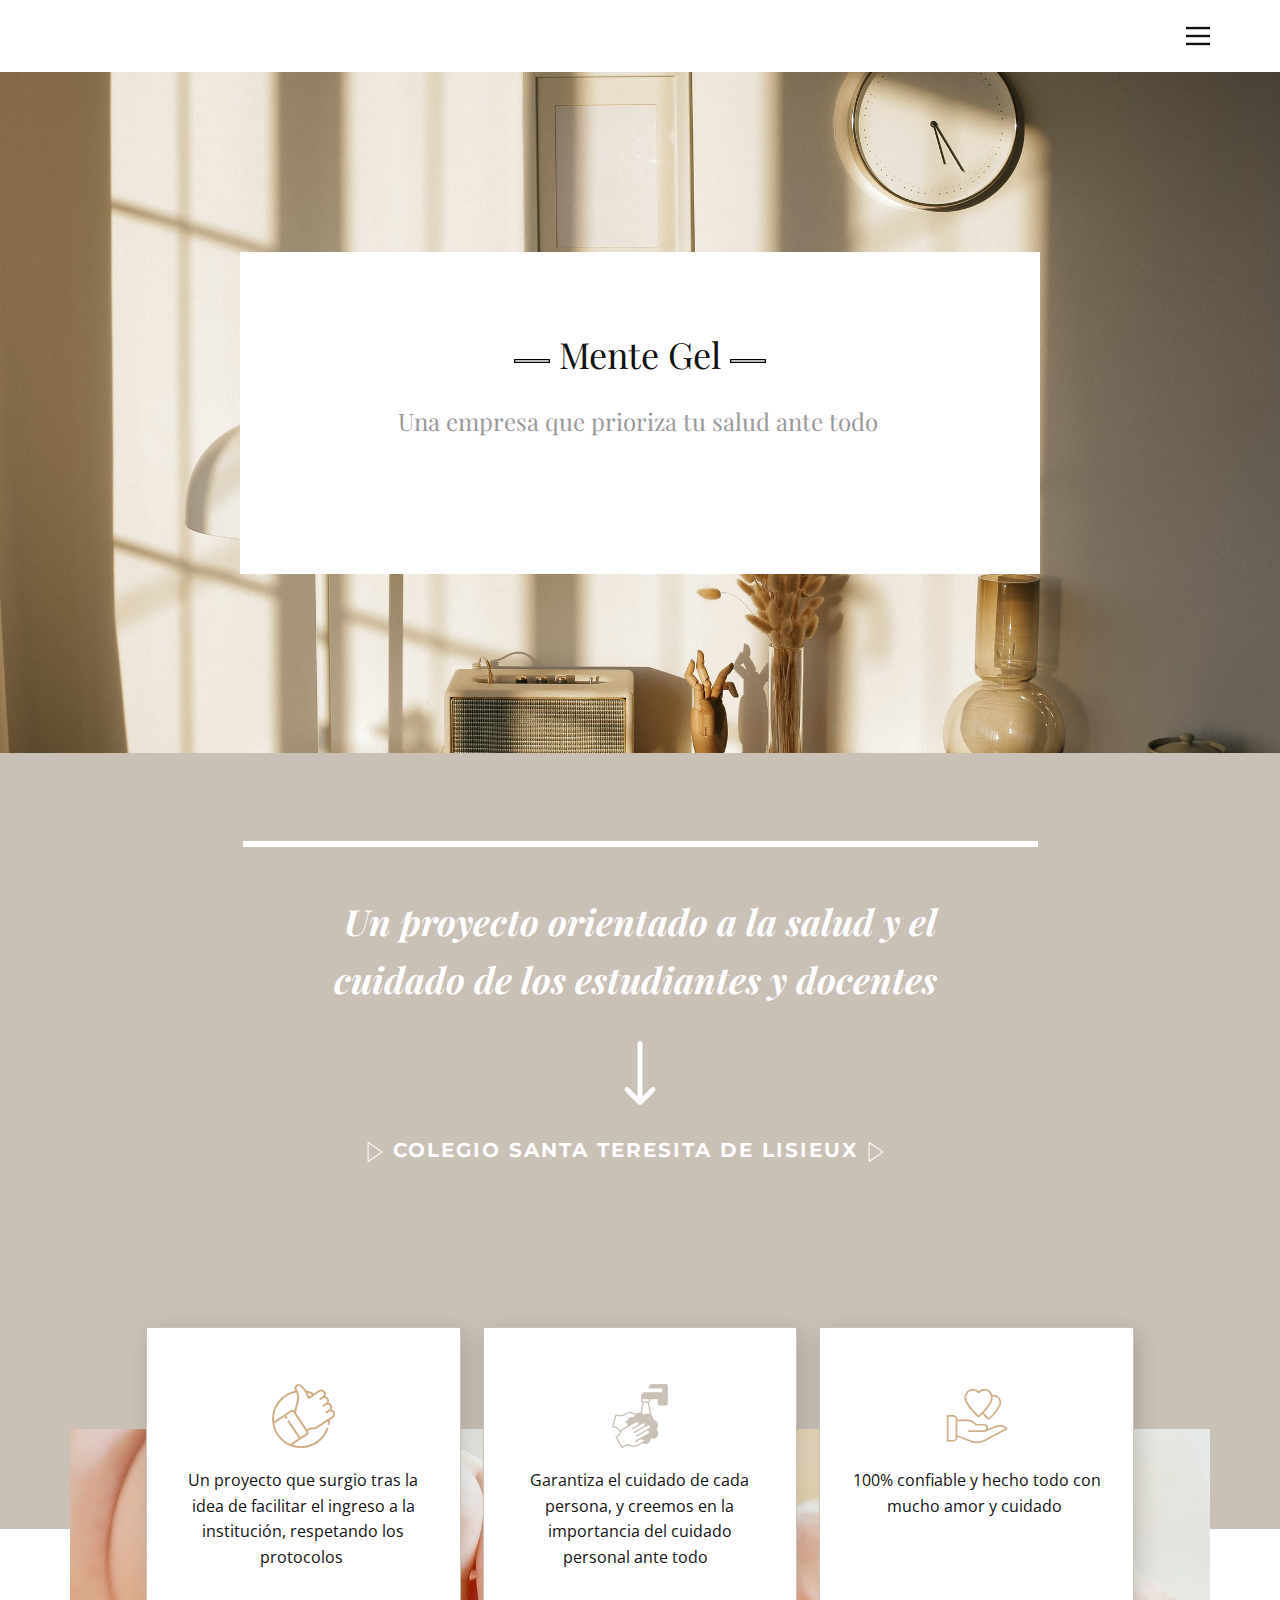
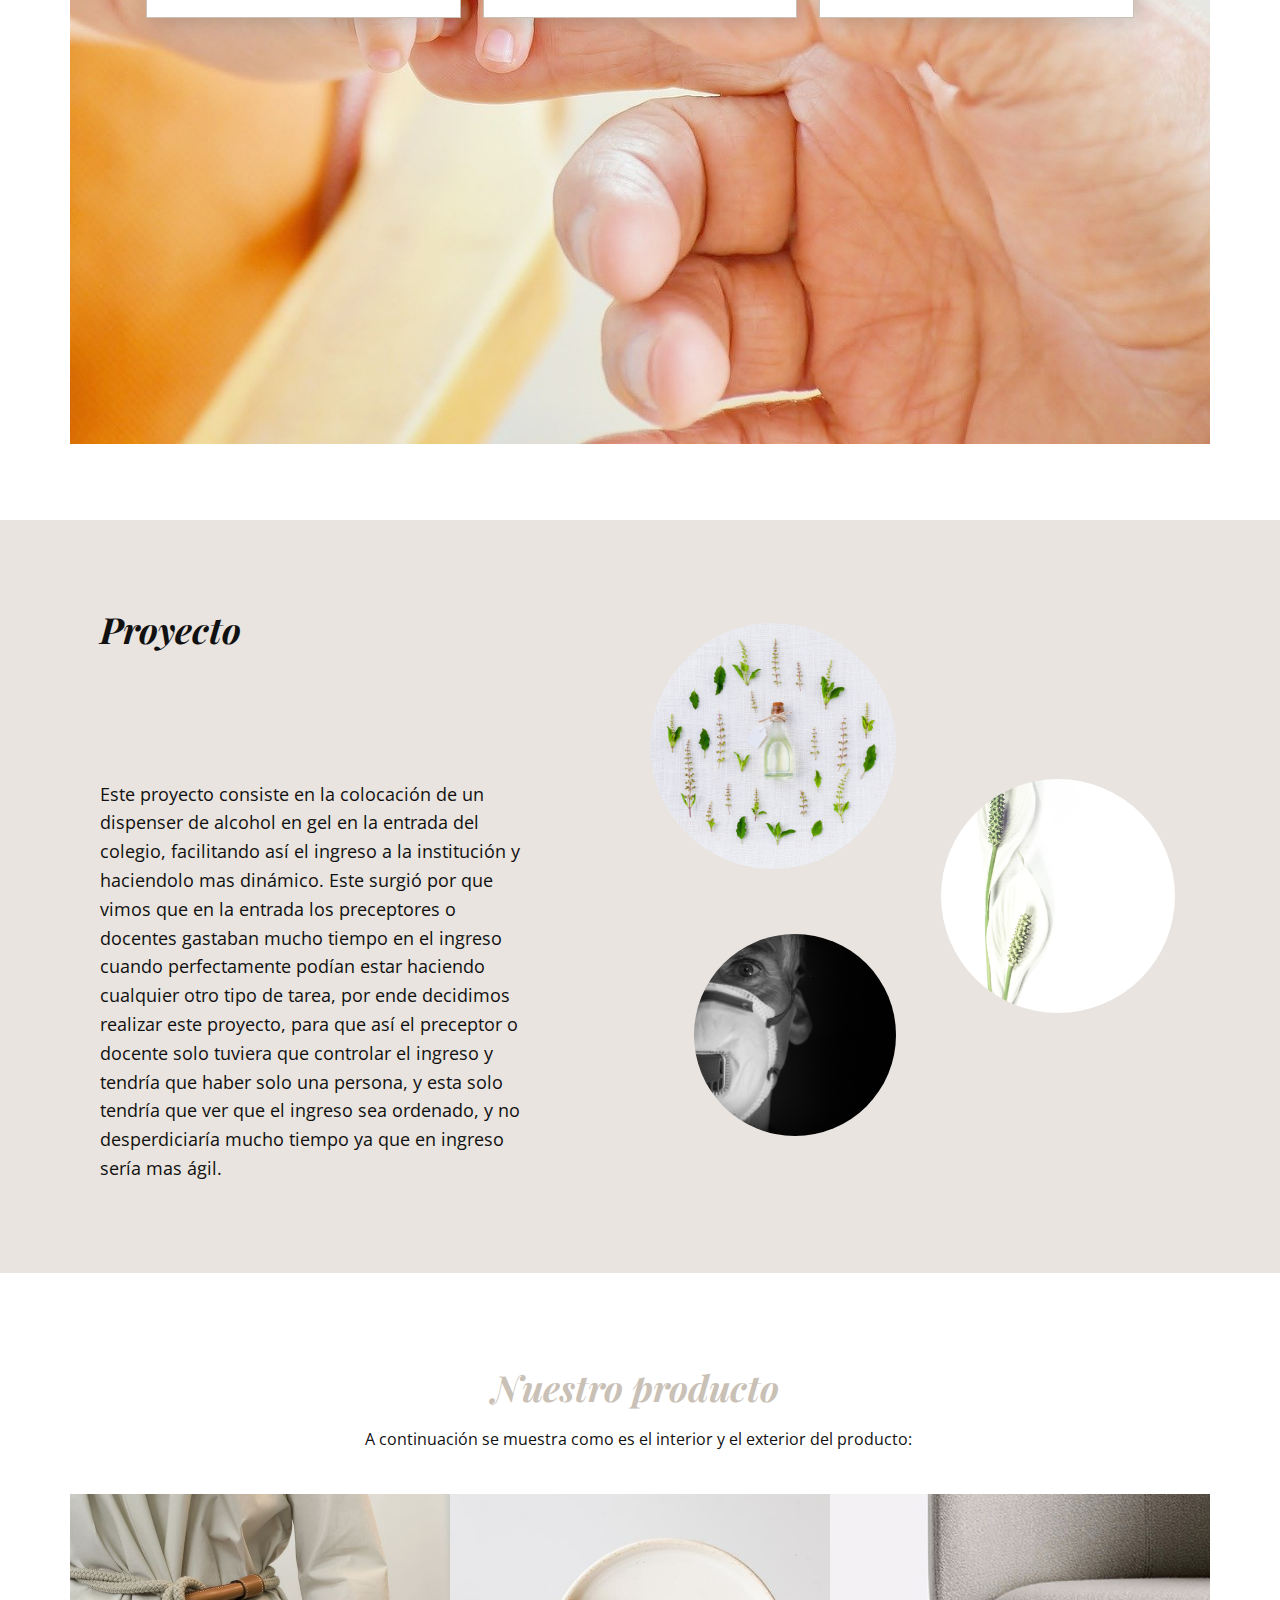
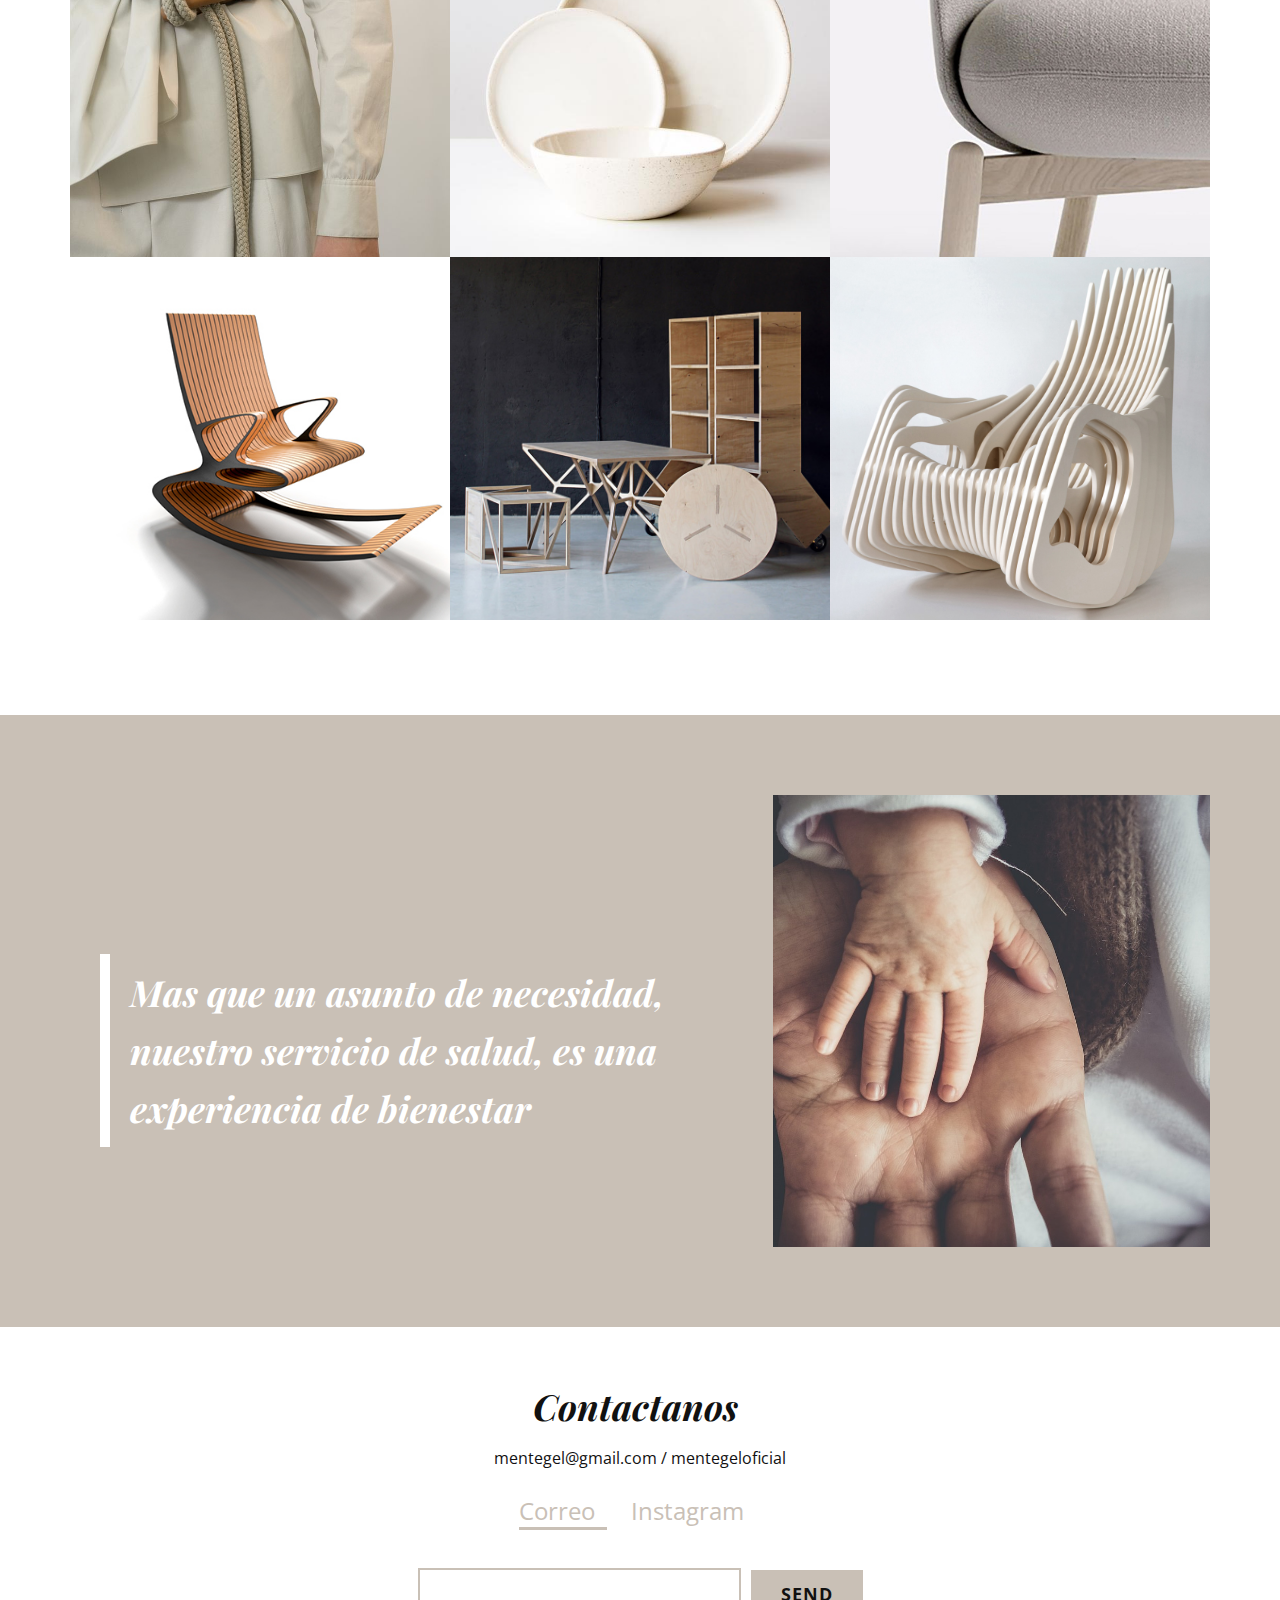
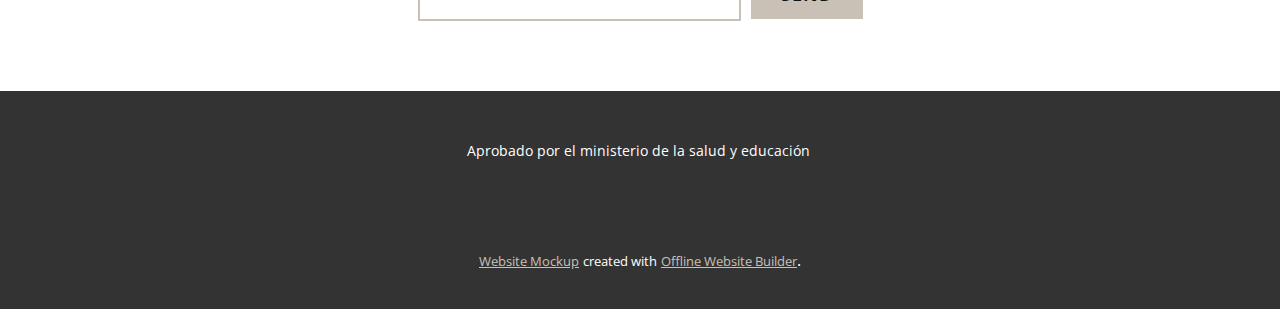
<file: index.html>
<!DOCTYPE html>
<html style="font-size: 16px;">
  <head>
    <meta name="viewport" content="width=device-width, initial-scale=1.0">
    <meta charset="utf-8">
    <meta name="keywords" content="We design People Inspired Experiences that create positive change in people's lives., Projects, Nature Collections, Contact Us">
    <meta name="description" content="">
    <meta name="page_type" content="np-template-header-footer-from-plugin">
    <title>Home</title>
    <link rel="stylesheet" href="nicepage.css" media="screen">
<link rel="stylesheet" href="Home.css" media="screen">
    <script class="u-script" type="text/javascript" src="jquery.js" defer=""></script>
    <script class="u-script" type="text/javascript" src="nicepage.js" defer=""></script>
    <meta name="generator" content="Nicepage 3.17.5, nicepage.com">
    <link id="u-theme-google-font" rel="stylesheet" href="https://fonts.googleapis.com/css?family=Roboto:100,100i,300,300i,400,400i,500,500i,700,700i,900,900i|Open+Sans:300,300i,400,400i,600,600i,700,700i,800,800i">
    <link id="u-page-google-font" rel="stylesheet" href="https://fonts.googleapis.com/css?family=Playfair+Display:400,400i,500,500i,600,600i,700,700i,800,800i,900,900i|Montserrat:100,100i,200,200i,300,300i,400,400i,500,500i,600,600i,700,700i,800,800i,900,900i">
    
    
    
    
    
    
    
    
    <script type="application/ld+json">{
		"@context": "http://schema.org",
		"@type": "Organization",
		"name": "alcohol en gel"
}</script>
    <meta property="og:title" content="Home">
    <meta property="og:type" content="website">
    <meta name="theme-color" content="#c9c0b6">
  </head>
  <body data-home-page="Home.html" data-home-page-title="Home" class="u-body"><header class="u-align-right u-clearfix u-header u-header" id="sec-b9c8"><div class="u-clearfix u-sheet u-sheet-1">
        <nav class="u-align-left u-menu u-menu-dropdown u-offcanvas u-menu-1" data-responsive-from="XL">
          <div class="menu-collapse">
            <a class="u-button-style u-nav-link" href="#" style="padding: 4px 0px; font-size: calc(1em + 8px);">
              <svg class="u-svg-link" preserveAspectRatio="xMidYMin slice" viewBox="0 0 302 302" style=""><use xmlns:xlink="http://www.w3.org/1999/xlink" xlink:href="#svg-5c50"></use></svg>
              <svg xmlns="http://www.w3.org/2000/svg" xmlns:xlink="http://www.w3.org/1999/xlink" version="1.1" id="svg-5c50" x="0px" y="0px" viewBox="0 0 302 302" style="enable-background:new 0 0 302 302;" xml:space="preserve" class="u-svg-content"><g><rect y="36" width="302" height="30"></rect><rect y="236" width="302" height="30"></rect><rect y="136" width="302" height="30"></rect>
</g><g></g><g></g><g></g><g></g><g></g><g></g><g></g><g></g><g></g><g></g><g></g><g></g><g></g><g></g><g></g></svg>
            </a>
          </div>
          <div class="u-custom-menu u-nav-container">
            <ul class="u-nav u-unstyled u-nav-1"><li class="u-nav-item"><a class="u-button-style u-nav-link u-text-active-palette-1-base u-text-hover-palette-2-base" href="Home.html" style="padding: 10px 20px;">Home</a>
</li><li class="u-nav-item"><a class="u-button-style u-nav-link u-text-active-palette-1-base u-text-hover-palette-2-base" href="About.html" style="padding: 10px 20px;">About</a>
</li><li class="u-nav-item"><a class="u-button-style u-nav-link u-text-active-palette-1-base u-text-hover-palette-2-base" href="Contact.html" style="padding: 10px 20px;">Contact</a>
</li><li class="u-nav-item"><a class="u-button-style u-nav-link u-text-active-palette-1-base u-text-hover-palette-2-base" href="Home.html" style="padding: 10px 20px;">Home</a>
</li></ul>
          </div>
          <div class="u-custom-menu u-nav-container-collapse">
            <div class="u-align-center u-black u-container-style u-inner-container-layout u-opacity u-opacity-95 u-sidenav">
              <div class="u-sidenav-overflow">
                <div class="u-menu-close"></div>
                <ul class="u-align-center u-nav u-popupmenu-items u-unstyled u-nav-2"><li class="u-nav-item"><a class="u-button-style u-nav-link" href="Home.html">Home</a>
</li><li class="u-nav-item"><a class="u-button-style u-nav-link" href="About.html">About</a>
</li><li class="u-nav-item"><a class="u-button-style u-nav-link" href="Contact.html">Contact</a>
</li></ul>
              </div>
            </div>
            <div class="u-black u-menu-overlay u-opacity u-opacity-70"></div>
          </div>
        </nav>
      </div></header>
    <section class="u-align-center u-clearfix u-image u-section-1" id="carousel_bc32">
      <div class="u-clearfix u-sheet u-valign-middle u-sheet-1">
        <div class="u-align-center u-container-style u-group u-white u-group-1">
          <div class="u-container-layout u-container-layout-1">
            <p class="u-custom-font u-font-playfair-display u-text u-text-1">
              <br>
              <span style="font-size: 2.25rem;"><span class="u-icon u-icon-1"><svg class="u-svg-content" viewBox="0 0 320.069 320.069" x="0px" y="0px" style="width: 1em; height: 1em;"><g><path style="fill:currentColor;" d="M0,142.134v35.801h320.069v-35.801H0z M308.129,166.001H11.934v-11.934h296.201v11.934H308.129z"></path>
</g></svg><img></span>&nbsp;Mente Gel&nbsp;<span class="u-icon u-icon-2"><svg class="u-svg-content" viewBox="0 0 320.069 320.069" x="0px" y="0px" style="width: 1em; height: 1em;"><g><path style="fill:currentColor;" d="M0,142.134v35.801h320.069v-35.801H0z M308.129,166.001H11.934v-11.934h296.201v11.934H308.129z"></path>
</g></svg><img></span>
              </span>
              <br>
              <span class="u-text-grey-40" style="font-size: 2.25rem;">
                <span style="font-size: 1.5rem;"></span>
                <span style="font-size: 1.25rem;">
                  <span style="font-size: 1.5rem;"> Una empresa que prioriza tu salud ante todo</span>&nbsp;
                </span>
              </span>
            </p>
          </div>
        </div>
      </div>
    </section>
    <section class="u-align-center u-clearfix u-palette-1-base u-section-2" id="carousel_7fad">
      <div class="u-clearfix u-sheet u-sheet-1">
        <div class="u-border-6 u-border-white u-line u-line-horizontal u-line-1"></div>
        <h2 class="u-custom-font u-font-playfair-display u-text u-text-body-alt-color u-text-1">Un proyecto orientado a la salud y el cuidado de los estudiantes y docentes&nbsp;</h2><span class="u-icon u-icon-circle u-text-white u-icon-1"><svg class="u-svg-link" preserveAspectRatio="xMidYMin slice" viewBox="0 0 512 512" style=""><use xmlns:xlink="http://www.w3.org/1999/xlink" xlink:href="#svg-6592"></use></svg><svg class="u-svg-content" viewBox="0 0 512 512" x="0px" y="0px" id="svg-6592" style="enable-background:new 0 0 512 512;"><g><g><path d="M374.108,373.328c-7.829-7.792-20.492-7.762-28.284,0.067L276,443.557V20c0-11.046-8.954-20-20-20    c-11.046,0-20,8.954-20,20v423.558l-69.824-70.164c-7.792-7.829-20.455-7.859-28.284-0.067c-7.83,7.793-7.859,20.456-0.068,28.285    l104,104.504c0.006,0.007,0.013,0.012,0.019,0.018c7.792,7.809,20.496,7.834,28.314,0.001c0.006-0.007,0.013-0.012,0.019-0.018    l104-104.504C381.966,393.785,381.939,381.121,374.108,373.328z"></path>
</g>
</g></svg></span>
        <h5 class="u-custom-font u-font-montserrat u-text u-text-body-alt-color u-text-2"><span class="u-icon u-icon-2"><svg class="u-svg-content" viewBox="0 0 41.999 41.999" x="0px" y="0px" style="width: 1em; height: 1em;"><path d="M36.068,20.176l-29-20C6.761-0.035,6.363-0.057,6.035,0.114C5.706,0.287,5.5,0.627,5.5,0.999v40
	c0,0.372,0.206,0.713,0.535,0.886c0.146,0.076,0.306,0.114,0.465,0.114c0.199,0,0.397-0.06,0.568-0.177l29-20
	c0.271-0.187,0.432-0.494,0.432-0.823S36.338,20.363,36.068,20.176z M7.5,39.095V2.904l26.239,18.096L7.5,39.095z"></path></svg><img></span>&nbsp;colegio santa teresita de lisieux&nbsp;<span class="u-icon u-icon-3"><svg class="u-svg-content" viewBox="0 0 41.999 41.999" x="0px" y="0px" style="width: 1em; height: 1em;"><path d="M36.068,20.176l-29-20C6.761-0.035,6.363-0.057,6.035,0.114C5.706,0.287,5.5,0.627,5.5,0.999v40
	c0,0.372,0.206,0.713,0.535,0.886c0.146,0.076,0.306,0.114,0.465,0.114c0.199,0,0.397-0.06,0.568-0.177l29-20
	c0.271-0.187,0.432-0.494,0.432-0.823S36.338,20.363,36.068,20.176z M7.5,39.095V2.904l26.239,18.096L7.5,39.095z"></path></svg><img></span>&nbsp; 
        </h5>
      </div>
    </section>
    <section class="u-align-center u-clearfix u-section-3" id="carousel_d72a">
      <div class="u-expanded-width u-palette-1-base u-shape u-shape-rectangle u-shape-1"></div>
      <img class="u-expanded-width-sm u-expanded-width-xs u-image u-image-1" data-image-width="1280" data-image-height="865" src="images/791c09027bfbfac276af184b12e29e7e6999229cb8418eacedabfd6fd295069a4ba3631610633463f72e62907fe784892ff214c69c5a8910e2f93f_1280.jpg">
      <div class="u-list u-list-1">
        <div class="u-repeater u-repeater-1">
          <div class="u-align-center u-border-1 u-border-palette-1-base u-container-style u-list-item u-repeater-item u-white u-list-item-1">
            <div class="u-container-layout u-similar-container u-valign-top u-container-layout-1"><span class="u-icon u-icon-circle u-icon-1"><svg class="u-svg-link" preserveAspectRatio="xMidYMin slice" viewBox="-4 0 511 511.99964" style=""><use xmlns:xlink="http://www.w3.org/1999/xlink" xlink:href="#svg-d0c5"></use></svg><svg class="u-svg-content" viewBox="-4 0 511 511.99964" id="svg-d0c5"><path d="m498.429688 219.339844c-5.308594-8.015625-13.355469-13.539063-22.710938-15.632813 6.035156-11.542969 5.789062-25.945312-1.898438-37.550781-5.46875-8.261719-13.71875-13.597656-22.699218-15.617188 1.601562-3.054687 2.785156-6.351562 3.492187-9.828124 1.960938-9.667969.046875-19.519532-5.402343-27.742188-5.308594-8.019531-13.355469-13.542969-22.710938-15.632812 6.035156-11.542969 5.789062-25.945313-1.898438-37.554688-11.238281-16.972656-34.199218-21.640625-51.175781-10.398438l-36.757812 24.34375c-19.59375-9.9375-40.433594-16.988281-62.0625-21.003906-6.835938-10.378906-14.785157-20.027344-23.683594-28.652344l-15.207031-14.738281c-11.136719-10.796875-28.601563-12.417969-41.53125-3.851562-15.296875 10.128906-19.5 30.816406-9.371094 46.113281.398438.605469.789062 1.214844 1.175781 1.824219-49.847656 10.085937-95.277343 36.539062-128.902343 75.300781-36.488282 42.066406-56.585938 95.941406-56.585938 151.699219 0 10.6875.730469 21.394531 2.175781 31.816406 11.136719 81.019531 65.105469 150.839844 140.839844 182.21875 28.085937 11.640625 57.886719 17.546875 88.5625 17.546875 48.582031 0 95.085937-14.878906 134.488281-43.023438 38.546875-27.539062 67.386719-65.542968 83.40625-109.902343 1.496094-4.132813-.648437-8.699219-4.78125-10.191407-4.136718-1.492187-8.699218.648438-10.191406 4.785157-14.917969 41.308593-41.78125 76.699219-77.691406 102.351562-36.683594 26.207031-79.988282 40.058594-125.230469 40.058594-23.390625 0-46.230469-3.691406-68.089844-10.972656l64.773438-42.894531c.003906-.003907.007812-.003907.011719-.007813.003906 0 .003906-.003906.007812-.007813l53.832031-35.648437h.003907c4.832031-3.203125 8.132812-8.09375 9.289062-13.777344 1.15625-5.683593.03125-11.480469-3.171875-16.3125l-.710937-1.078125 10.457031-6.925781c7.460937-4.941406 16.433593-6.878906 25.269531-5.460937 12.792969 2.054687 25.785156-.757813 36.582031-7.910157l86.734375-57.4375c-.59375 7.523438-1.570312 15.003907-2.933594 22.359375-.804687 4.324219 2.050782 8.480469 6.375 9.28125.488282.09375.980469.136719 1.460938.136719 3.761719 0 7.105469-2.679687 7.816406-6.511719 2.207032-11.871094 3.476563-24.03125 3.804688-36.207031l24.441406-16.1875c8.222656-5.445313 13.835938-13.769531 15.796875-23.433594 1.964844-9.667969.046875-19.519531-5.398437-27.742187zm-177.21875-135.378906-24.324219 16.109374-4.789063-12.902343c-2-5.382813-4.292968-10.660157-6.832031-15.824219 12.339844 3.128906 24.355469 7.347656 35.945313 12.617188zm-252.097657 55.191406c32.316407-37.253906 76.335938-62.296875 124.492188-70.980469 7.726562 18.71875 9.578125 39.632813 4.960937 59.566406l-19.410156 83.855469c-3.050781-3.257812-7.011719-5.503906-11.472656-6.410156-5.6875-1.160156-11.480469-.03125-16.3125 3.171875l-54.980469 36.40625c-.003906 0-.003906 0-.007813.003906 0 0-.003906 0-.003906.003906l-79.296875 52.511719c-.433593-5.59375-.660156-11.230469-.660156-16.863281 0-51.921875 18.714844-102.09375 52.691406-141.265625zm207.191407 250.441406c-.308594 1.515625-1.191407 2.824219-2.484376 3.679688h.003907l-47.28125 31.308593-87.753907-130.871093c-2.449218-3.652344-7.394531-4.625-11.046874-2.175782-3.648438 2.449219-4.625 7.390625-2.175782 11.042969l87.699219 130.796875-67.496094 44.699219c-67.070312-29.335938-115.066406-91.289063-126.605469-163.378907l79.390626-52.402343 9.136718 13.632812c1.539063 2.289063 4.054688 3.527344 6.621094 3.527344 1.523438 0 3.066406-.433594 4.425781-1.347656 3.652344-2.449219 4.628907-7.394531 2.179688-11.046875l-9.074219-13.535156 48.320312-31.894532c1.285157-.855468 2.828126-1.152344 4.34375-.84375 1.515626.308594 2.824219 1.191406 3.679688 2.480469l107.273438 161.984375c.851562 1.285156 1.152343 2.828125.84375 4.34375zm211.921874-145.683594c-1.117187 5.5-4.308593 10.234375-8.988281 13.332032l-27.941406 18.503906c-.007813.003906-.015625.011718-.027344.015625l-99.730469 66.046875c-7.460937 4.941406-16.433593 6.882812-25.269531 5.460937-12.789062-2.050781-25.78125.757813-36.582031 7.910157l-10.457031 6.925781-87.859375-132.667969 22.710937-98.105469c5.847657-25.273437 2.765625-51.894531-8.375-75.085937-.101562-.242188-.210937-.476563-.335937-.707032-2.140625-4.382812-4.570313-8.636718-7.285156-12.738281-5.28125-7.976562-3.089844-18.761719 4.890624-24.046875 6.742188-4.464844 15.851563-3.621094 21.65625 2.007813l15.207032 14.742187c16.449218 15.949219 29.359375 35.730469 37.328125 57.207032l8.28125 22.308593c.015625.042969.03125.078125.046875.117188.019531.050781.042968.105469.0625.15625.058594.136719.113281.261719.171875.367187.160156.335938.335937.667969.546875.984375 2.429687 3.667969 7.367187 4.671875 11.03125 2.242188l84.910156-56.226563c9.65625-6.394531 22.714844-3.742187 29.109375 5.914063s3.742187 22.714843-5.914063 29.109375l-7.371093 4.882812s-.003907 0-.007813.003906l-16.441406 10.890626c-.023438.015624-.039062.03125-.0625.042968-.09375.066406-.183594.128906-.257812.191406-3.398438 2.496094-4.277344 7.242188-1.921876 10.796876 2.425782 3.667968 7.367188 4.671874 11.035157 2.242187l16.453125-10.898437c4.675781-3.089844 10.273437-4.179688 15.769531-3.0625 5.496094 1.117187 10.234375 4.308593 13.328125 8.988281 3.097656 4.675781 4.191406 10.28125 3.074219 15.777343-1.117188 5.5-4.308594 10.234376-8.988281 13.332032l-23.820313 15.777344c-3.667969 2.425781-4.671875 7.363281-2.242187 11.03125 1.53125 2.3125 4.0625 3.566406 6.644531 3.566406 1.507812 0 3.035156-.429688 4.386719-1.324219l3.6875-2.441406 12.757812-8.449219c9.660156-6.394531 22.714844-3.742188 29.109375 5.914062 6.394531 9.660157 3.742187 22.714844-5.914063 29.113282l-11.898437 7.878906c-.0625.039062-.125.082031-.1875.125l-11.734375 7.769531c-3.667969 2.425781-4.671875 7.367188-2.242188 11.035157 1.53125 2.3125 4.0625 3.566406 6.644532 3.566406 1.507812 0 3.035156-.429688 4.386718-1.324219l3.6875-2.441406s0-.003907.003907-.003907l12.757812-8.445312c4.675781-3.097656 10.277344-4.191406 15.777344-3.070312 5.5 1.113281 10.234375 4.308593 13.332031 8.984374 3.09375 4.675782 4.183594 10.28125 3.066406 15.777344zm0 0"></path></svg></span>
              <p class="u-text u-text-1">Un proyecto que surgio tras la idea de facilitar el ingreso a la institución, respetando los protocolos&nbsp;</p>
            </div>
          </div>
          <div class="u-align-center u-border-1 u-border-palette-1-base u-container-style u-list-item u-repeater-item u-video-cover u-white u-list-item-2">
            <div class="u-container-layout u-similar-container u-valign-top u-container-layout-2"><span class="u-icon u-icon-circle u-icon-2"><svg class="u-svg-link" preserveAspectRatio="xMidYMin slice" viewBox="0 0 512 512" style=""><use xmlns:xlink="http://www.w3.org/1999/xlink" xlink:href="#svg-153e"></use></svg><svg class="u-svg-content" viewBox="0 0 512 512" id="svg-153e"><g id="_x30_5_Wash_Your_Hands"><g><path d="m462.812.204h-107.06c-17.106 0-30.962 13.909-30.962 30.962 0 2.931 2.345 5.329 5.329 5.329h104.342v28.724h-142.498c-14.708 0-26.645 11.937-26.645 26.645v48.174c0 5.489 4.157 9.965 9.486 10.551l-15.081 77.91c-11.99-2.185-23.927.693-33.413 7.248l-33.2-8.953c-20.357-5.489-41.886-1.652-59.046 10.605-14.548 10.338-32.827 13.642-50.093 8.953l-18.865-5.063c-2.824-.799-5.755.906-6.501 3.73l-25.1 92.992c-.799 2.878.906 5.808 3.73 6.555l18.385 4.956c8.793 2.398 16.68 8.367 22.222 16.893 4.743 7.354 11.138 13.323 18.439 17.799-.32.852-.693 1.705-.959 2.611-7.034 21.316-23.341 24.087-33.68 31.495-1.226.692-2.132 1.865-2.505 3.251-.373 1.332-.16 2.824.533 3.997l47.961 83.559c1.492 2.558 4.743 3.411 7.301 1.972l16.946-9.752c15.507-8.899 33.999-10.392 50.732-4.05 19.717 7.407 41.513 5.649 59.792-4.849l32.241-18.545c30.322 17.959 67.466-4.583 67.039-38.742 24.673 9.219 51.745-4.849 58.566-30.056 4.316-15.934-.639-32.827-12.417-43.858 25.207-26.006 9.859-70.556-26.698-74.926 2.398-15.348-3.464-30.482-14.655-40.287l-18.492-95.443c5.329-.586 9.486-5.062 9.486-10.551v-17.479h60.218v32.614c0 8.793 7.141 15.987 15.987 15.987h49.027c8.793 0 15.987-7.194 15.987-15.987v-139.09c.001-8.793-7.14-15.881-15.879-15.881zm-186.836 122.355h50.839v17.479h-50.839zm-189.181 238.048c-6.981-10.711-17.053-18.279-28.404-21.369l-13.216-3.57 22.329-82.707 13.696 3.677c20.357 5.542 41.886 1.652 59.046-10.551 14.548-10.392 32.827-13.696 50.093-9.006l26.805 7.247c-5.329 6.608-8.473 14.335-9.486 22.275-24.567-7.727-50.412 6.821-56.541 31.761-6.182-.32-9.113-1.439-9.912-1.599-2.825-.746-5.755.906-6.502 3.783-.799 2.825.906 5.755 3.73 6.502.746.16 4.263 1.439 11.404 1.865 0 8.953 2.665 17.692 7.727 25.1l-36.131 20.73c-8.473 4.903-15.401 11.777-20.41 19.931-5.648-3.571-10.551-8.314-14.228-14.069zm150.279 122.621c-15.507 8.899-33.999 10.391-50.732 4.05-19.717-7.407-41.513-5.649-59.792 4.849l-12.31 7.088-42.686-74.287c6.288-4.743 25.579-9.592 33.893-34.745 3.624-11.084 11.191-20.357 21.316-26.165l99.387-57.127c5.702-3.251 13.163-1.279 16.2 5.009 2.558 5.276.213 12.15-5.222 15.348l-43.432 24.94c-2.558 1.492-3.411 4.743-1.972 7.301 1.492 2.558 4.743 3.411 7.301 1.972 6.608-3.783 58.406-33.573 78.817-45.297 5.542-3.197 12.576-1.279 15.774 4.263s1.279 12.577-4.263 15.774l-80.895 46.522c-2.558 1.439-3.411 4.69-1.972 7.248 1.492 2.558 4.743 3.41 7.301 1.972 60.857-34.958 81.108-46.629 105.035-60.378 5.542-3.197 12.63-1.279 15.827 4.263 3.144 5.542 1.279 12.63-4.263 15.827-24.087 13.802-43.218 24.78-103.01 59.152-2.558 1.492-3.411 4.743-1.972 7.301 1.492 2.558 4.743 3.411 7.301 1.972l78.816-45.297c5.489-3.197 12.577-1.332 15.774 4.263 3.198 5.542 1.279 12.577-4.263 15.774-.693.426-104.556 60.112-104.609 60.112-2.504 1.492-3.411 4.743-1.918 7.301 1.439 2.558 4.69 3.41 7.247 1.972 1.332-.799 29.416-16.946 29.416-16.946 12.044-6.928 27.071-4.05 35.811 6.128zm97.095-244.816c-16.253-6.661-34.106-3.091-46.362 7.78-4.583-6.342-10.765-11.351-17.852-14.548l15.667-80.948h31.495z"></path>
</g>
</g></svg></span>
              <p class="u-text u-text-2">Garantiza el cuidado de cada persona, y creemos en la importancia del cuidado personal ante todo&nbsp;&nbsp;</p>
            </div>
          </div>
          <div class="u-align-center u-border-1 u-border-palette-1-base u-container-style u-list-item u-repeater-item u-video-cover u-white u-list-item-3">
            <div class="u-container-layout u-similar-container u-valign-top u-container-layout-3"><span class="u-icon u-icon-circle u-icon-3"><svg class="u-svg-link" preserveAspectRatio="xMidYMin slice" viewBox="0 0 74 74" style=""><use xmlns:xlink="http://www.w3.org/1999/xlink" xlink:href="#svg-c194"></use></svg><svg class="u-svg-content" viewBox="0 0 74 74" id="svg-c194"><path d="m9.182 66.608h-6.182a1 1 0 0 1 -1-1v-28.848a1 1 0 0 1 1-1h6.182a5.127 5.127 0 0 1 5.118 5.121v20.606a5.127 5.127 0 0 1 -5.118 5.121zm-5.182-2h5.182a3.125 3.125 0 0 0 3.118-3.121v-20.606a3.125 3.125 0 0 0 -3.118-3.121h-5.182z"></path><path d="m45.061 55.586h-17.337a1 1 0 1 1 0-2h17.337a2.732 2.732 0 1 0 0-5.464h-9.149a1 1 0 0 1 -.752-.341 13.78 13.78 0 0 0 -10.366-4.7h-11.494a1 1 0 0 1 0-2h11.494a15.78 15.78 0 0 1 11.562 5.041h8.7a4.732 4.732 0 1 1 0 9.464z"></path><path d="m36.819 68.5a20.092 20.092 0 0 1 -7.264-1.359l-16.613-6.441a1 1 0 0 1 .723-1.865l16.614 6.44a18.083 18.083 0 0 0 15.008-.88l24.452-12.95a8.374 8.374 0 0 0 -8.627-1.8l-13.05 4.77a1 1 0 1 1 -.687-1.879l13.05-4.77a10.377 10.377 0 0 1 10.865 2.4l.239.239a1.61 1.61 0 0 1 -.384 2.561l-24.922 13.2a20.082 20.082 0 0 1 -9.404 2.334z"></path><path d="m38.885 38.64a1 1 0 0 1 -.653-.243c-.615-.531-15.078-13.108-15.711-22.29a9.944 9.944 0 0 1 9.741-10.607 9.326 9.326 0 0 1 6.623 2.82 9.328 9.328 0 0 1 6.623-2.82 9.944 9.944 0 0 1 9.742 10.607c-.634 9.182-15.1 21.758-15.712 22.29a1 1 0 0 1 -.653.243zm-6.623-31.14a7.748 7.748 0 0 0 -5.615 2.509 7.866 7.866 0 0 0 -2.131 5.961c.5 7.317 11.543 17.767 14.37 20.33 2.826-2.562 13.865-13.013 14.37-20.33a7.864 7.864 0 0 0 -2.131-5.96 7.748 7.748 0 0 0 -5.617-2.51 7.454 7.454 0 0 0 -5.838 2.946 1 1 0 0 1 -.786.381 1 1 0 0 1 -.786-.381 7.453 7.453 0 0 0 -5.836-2.946z"></path><path d="m50.537 41.573a1 1 0 0 1 -.653-.243 74.554 74.554 0 0 1 -7.237-7.353 1 1 0 1 1 1.523-1.3 74.547 74.547 0 0 0 6.367 6.551c2.586-2.353 11.985-11.312 12.417-17.575a6.747 6.747 0 0 0 -1.83-5.108 6.537 6.537 0 0 0 -6.7-1.847 1 1 0 1 1 -.626-1.9 8.566 8.566 0 0 1 8.789 2.381 8.726 8.726 0 0 1 2.363 6.61c-.555 8.06-13.22 19.071-13.758 19.536a1 1 0 0 1 -.655.248z"></path></svg></span>
              <p class="u-text u-text-3">100% confiable y hecho todo con mucho amor y cuidado&nbsp;</p>
            </div>
          </div>
        </div>
      </div>
    </section>
    <section class="u-clearfix u-palette-1-light-2 u-section-4" id="carousel_9085">
      <div class="u-clearfix u-sheet u-valign-middle u-sheet-1">
        <div class="u-clearfix u-expanded-width u-layout-wrap u-layout-wrap-1">
          <div class="u-layout">
            <div class="u-layout-row">
              <div class="u-size-30 u-size-30-md">
                <div class="u-layout-col">
                  <div class="u-container-style u-layout-cell u-size-60 u-layout-cell-1">
                    <div class="u-container-layout u-valign-top-xs u-container-layout-1">
                      <h2 class="u-custom-font u-font-playfair-display u-text u-text-1">Proyecto</h2>
                      <p class="u-text u-text-2">Este proyecto consiste en la colocación de un dispenser de alcohol en gel en la entrada del&nbsp; colegio, facilitando así el ingreso a la institución y haciendolo mas dinámico. Este surgió por que vimos que en la entrada los preceptores o docentes gastaban mucho tiempo en el ingreso cuando perfectamente podían estar haciendo cualquier otro tipo de tarea, por ende decidimos realizar este proyecto, para que así el preceptor o docente solo tuviera que controlar el ingreso y tendría que haber solo una persona, y esta solo tendría que ver que el ingreso sea ordenado, y no desperdiciaría mucho tiempo ya que en ingreso sería mas ágil.&nbsp;</p>
                    </div>
                  </div>
                </div>
              </div>
              <div class="u-size-14 u-size-30-md">
                <div class="u-layout-col">
                  <div class="u-container-style u-layout-cell u-size-30 u-layout-cell-2">
                    <div class="u-container-layout u-valign-middle u-container-layout-2">
                      <div alt="" class="u-expanded-width u-image u-image-circle u-image-1" data-image-width="150" data-image-height="150"></div>
                    </div>
                  </div>
                  <div class="u-align-center-md u-align-center-sm u-align-center-xs u-container-style u-layout-cell u-size-30 u-layout-cell-3">
                    <div class="u-container-layout u-valign-middle-md u-valign-middle-sm u-valign-middle-xs u-container-layout-3">
                      <div alt="" class="u-image u-image-circle u-image-2" data-image-width="1280" data-image-height="828"></div>
                    </div>
                  </div>
                </div>
              </div>
              <div class="u-size-16 u-size-60-md">
                <div class="u-layout-col">
                  <div class="u-align-center u-container-style u-layout-cell u-size-60 u-layout-cell-4">
                    <div class="u-container-layout u-valign-middle u-container-layout-4">
                      <div alt="" class="u-image u-image-circle u-image-3" data-image-width="1280" data-image-height="692"></div>
                    </div>
                  </div>
                </div>
              </div>
            </div>
          </div>
        </div>
      </div>
    </section>
    <section class="u-align-center u-clearfix u-section-5" id="carousel_441d">
      <div class="u-clearfix u-sheet u-valign-middle u-sheet-1">
        <h2 class="u-custom-font u-font-playfair-display u-text u-text-palette-1-base u-text-1">Nuestro producto&nbsp;</h2>
        <p class="u-text u-text-2">A continuación se muestra como es el interior y el exterior del producto:&nbsp;</p>
        <div class="u-expanded-width u-gallery u-layout-grid u-lightbox u-no-transition u-show-text-on-hover u-gallery-1">
          <div class="u-gallery-inner u-gallery-inner-1">
            <div class="u-effect-fade u-gallery-item">
              <div class="u-back-slide">
                <img class="u-back-image u-expanded" src="images/1.jpg">
              </div>
              <div class="u-over-slide u-shading u-over-slide-1">
                <h3 class="u-gallery-heading"></h3>
                <p class="u-gallery-text"></p>
              </div>
            </div>
            <div class="u-effect-fade u-gallery-item">
              <div class="u-back-slide">
                <img class="u-back-image u-expanded" src="images/3piececeramicdinnerwareset_580x.jpg">
              </div>
              <div class="u-over-slide u-shading u-over-slide-2">
                <h3 class="u-gallery-heading"></h3>
                <p class="u-gallery-text"></p>
              </div>
            </div>
            <div class="u-effect-fade u-gallery-item">
              <div class="u-back-slide" data-image-width="708" data-image-height="950">
                <img class="u-back-image u-expanded" src="images/gbf.jpg">
              </div>
              <div class="u-over-slide u-shading u-over-slide-3">
                <h3 class="u-gallery-heading"></h3>
                <p class="u-gallery-text"></p>
              </div>
            </div>
            <div class="u-effect-fade u-gallery-item">
              <div class="u-back-slide">
                <img class="u-back-image u-expanded" src="images/5cc9d211057959.560f093dd9160.jpg">
              </div>
              <div class="u-over-slide u-shading u-over-slide-4">
                <h3 class="u-gallery-heading"></h3>
                <p class="u-gallery-text"></p>
              </div>
            </div>
            <div class="u-effect-fade u-gallery-item">
              <div class="u-back-slide" data-image-width="1000" data-image-height="770">
                <img class="u-back-image u-expanded" src="images/478579017_w0_h0_mebel_iz_fanery.jpg">
              </div>
              <div class="u-over-slide u-shading u-over-slide-5">
                <h3 class="u-gallery-heading"></h3>
                <p class="u-gallery-text"></p>
              </div>
            </div>
            <div class="u-effect-fade u-gallery-item">
              <div class="u-back-slide" data-image-width="1000" data-image-height="1000">
                <img class="u-back-image u-expanded" src="images/Untitled4.jpg">
              </div>
              <div class="u-over-slide u-shading u-over-slide-6">
                <h3 class="u-gallery-heading"></h3>
                <p class="u-gallery-text"></p>
              </div>
            </div>
          </div>
        </div>
      </div>
    </section>
    <section class="u-clearfix u-palette-1-base u-section-6" id="carousel_9d4c">
      <div class="u-clearfix u-sheet u-sheet-1">
        <div class="u-clearfix u-expanded-width u-layout-wrap u-layout-wrap-1">
          <div class="u-layout">
            <div class="u-layout-row">
              <div class="u-container-style u-layout-cell u-right-cell u-size-37 u-layout-cell-1">
                <div class="u-container-layout u-valign-middle u-container-layout-1">
                  <blockquote class="u-border-10 u-border-white u-custom-font u-font-playfair-display u-text u-text-body-alt-color u-text-1">Mas que un asunto de necesidad, nuestro servicio de salud, es una experiencia de bienestar&nbsp;</blockquote>
                </div>
              </div>
              <div class="u-container-style u-image u-layout-cell u-left-cell u-size-23 u-image-1" data-image-width="1280" data-image-height="853">
                <div class="u-container-layout u-container-layout-2"></div>
              </div>
            </div>
          </div>
        </div>
      </div>
    </section>
    <section class="u-align-center u-clearfix u-white u-section-7" id="carousel_504c">
      <div class="u-clearfix u-sheet u-valign-middle u-sheet-1">
        <h1 class="u-custom-font u-font-playfair-display u-text u-text-1">Contactanos&nbsp;</h1>
        <p class="u-text u-text-2">mentegel@gmail.com / mentegeloficial</p>
        <p class="u-text u-text-3">
          <span class="u-text-palette-1-base" style="border-style: none none solid; margin-top: 2px; padding: 0px;">
            <a href="mailto:mentegel@gmail.com" class="u-active-none u-border-none u-btn u-button-link u-button-style u-hover-none u-none u-text-palette-1-base u-btn-1">Correo</a>&nbsp;<a href="mailto:mentegel@gmail.com?subject=Contacto" class="u-active-none u-border-1 u-border-white u-btn u-button-link u-button-style u-hover-none u-none u-text-palette-1-base u-btn-2"></a>
          </span>&nbsp; &nbsp; <a href="https://www.instagram.com/mentegeloficial/?hl=es-la" class="u-active-none u-border-1 u-border-white u-btn u-button-link u-button-style u-hover-none u-none u-text-palette-1-base u-btn-3">Instagram</a>&nbsp; &nbsp; 
        </p>
        <div class="u-form u-form-1">
          <form action="#" method="POST" class="u-clearfix u-form-horizontal u-form-spacing-10 u-inner-form" style="padding: 10px" source="custom" name="form">
            <div class="u-form-email u-form-group">
              <label for="email-3b9a" class="u-form-control-hidden u-label" wfd-invisible="true">Email</label>
              <input type="email" placeholder="" id="email-3b9a" name="email" class="u-border-2 u-border-palette-1-base u-input u-input-rectangle u-input-1" required="">
            </div>
            <div class="u-align-left u-form-group u-form-submit">
              <a href="#" class="u-btn u-btn-submit u-button-style u-hover-palette-1-dark-1 u-palette-1-base u-text-active-palette-2-base u-btn-4">send</a>
              <input type="submit" value="submit" class="u-form-control-hidden" wfd-invisible="true">
            </div>
            <div class="u-form-send-message u-form-send-success" wfd-invisible="true"> Thank you! Your message has been sent. </div>
            <div class="u-form-send-error u-form-send-message" wfd-invisible="true"> Unable to send your message. Please fix errors then try again. </div>
            <input type="hidden" value="" name="recaptchaResponse">
          </form>
        </div>
      </div>
    </section>
    
    
    <footer class="u-align-center u-clearfix u-footer u-grey-80 u-footer" id="sec-cc5c"><div class="u-clearfix u-sheet u-sheet-1">
        <p class="u-small-text u-text u-text-variant u-text-1">Aprobado por el ministerio de la salud y educación&nbsp;</p>
      </div></footer>
    <section class="u-backlink u-clearfix u-grey-80">
      <a class="u-link" href="https://nicepage.com/website-mockup" target="_blank">
        <span>Website Mockup</span>
      </a>
      <p class="u-text">
        <span>created with</span>
      </p>
      <a class="u-link" href="https://nicepage.com/" target="_blank">
        <span>Offline Website Builder</span>
      </a>. 
    </section>
  </body>
</html>
</file>
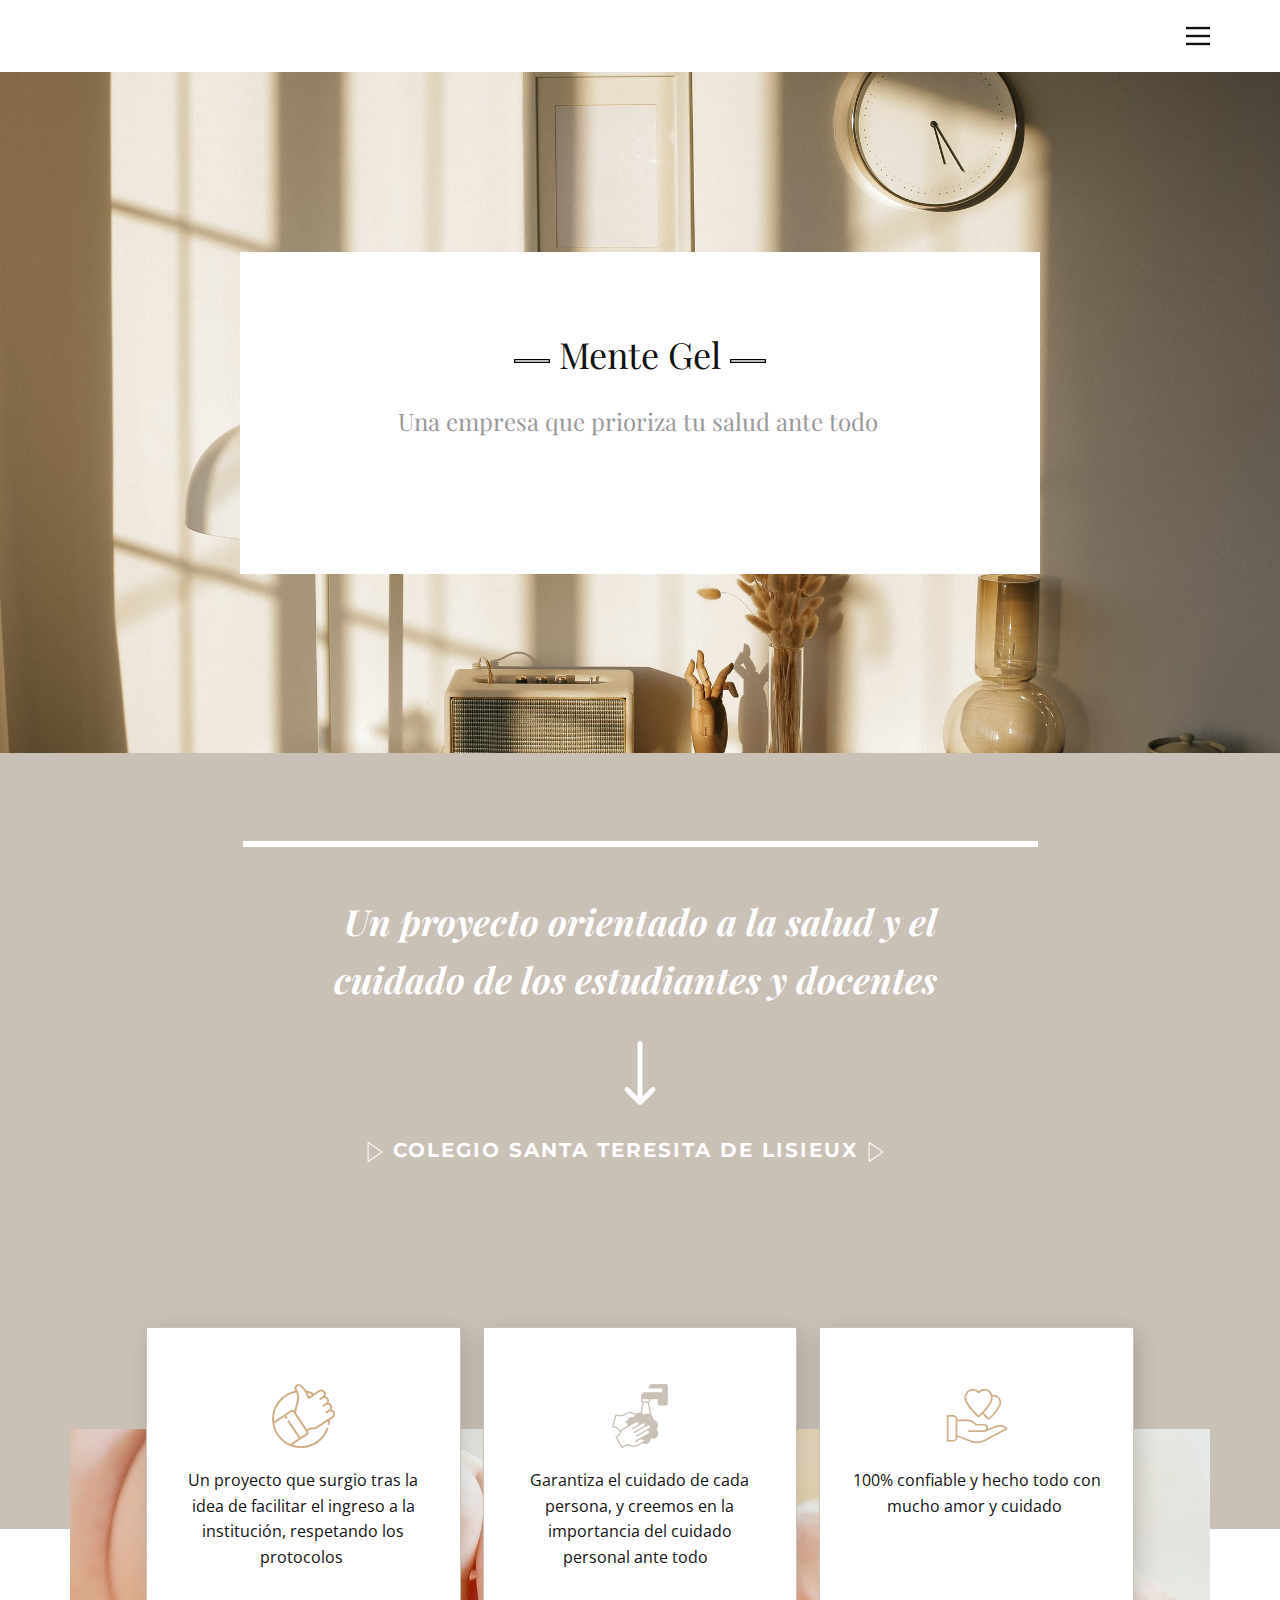
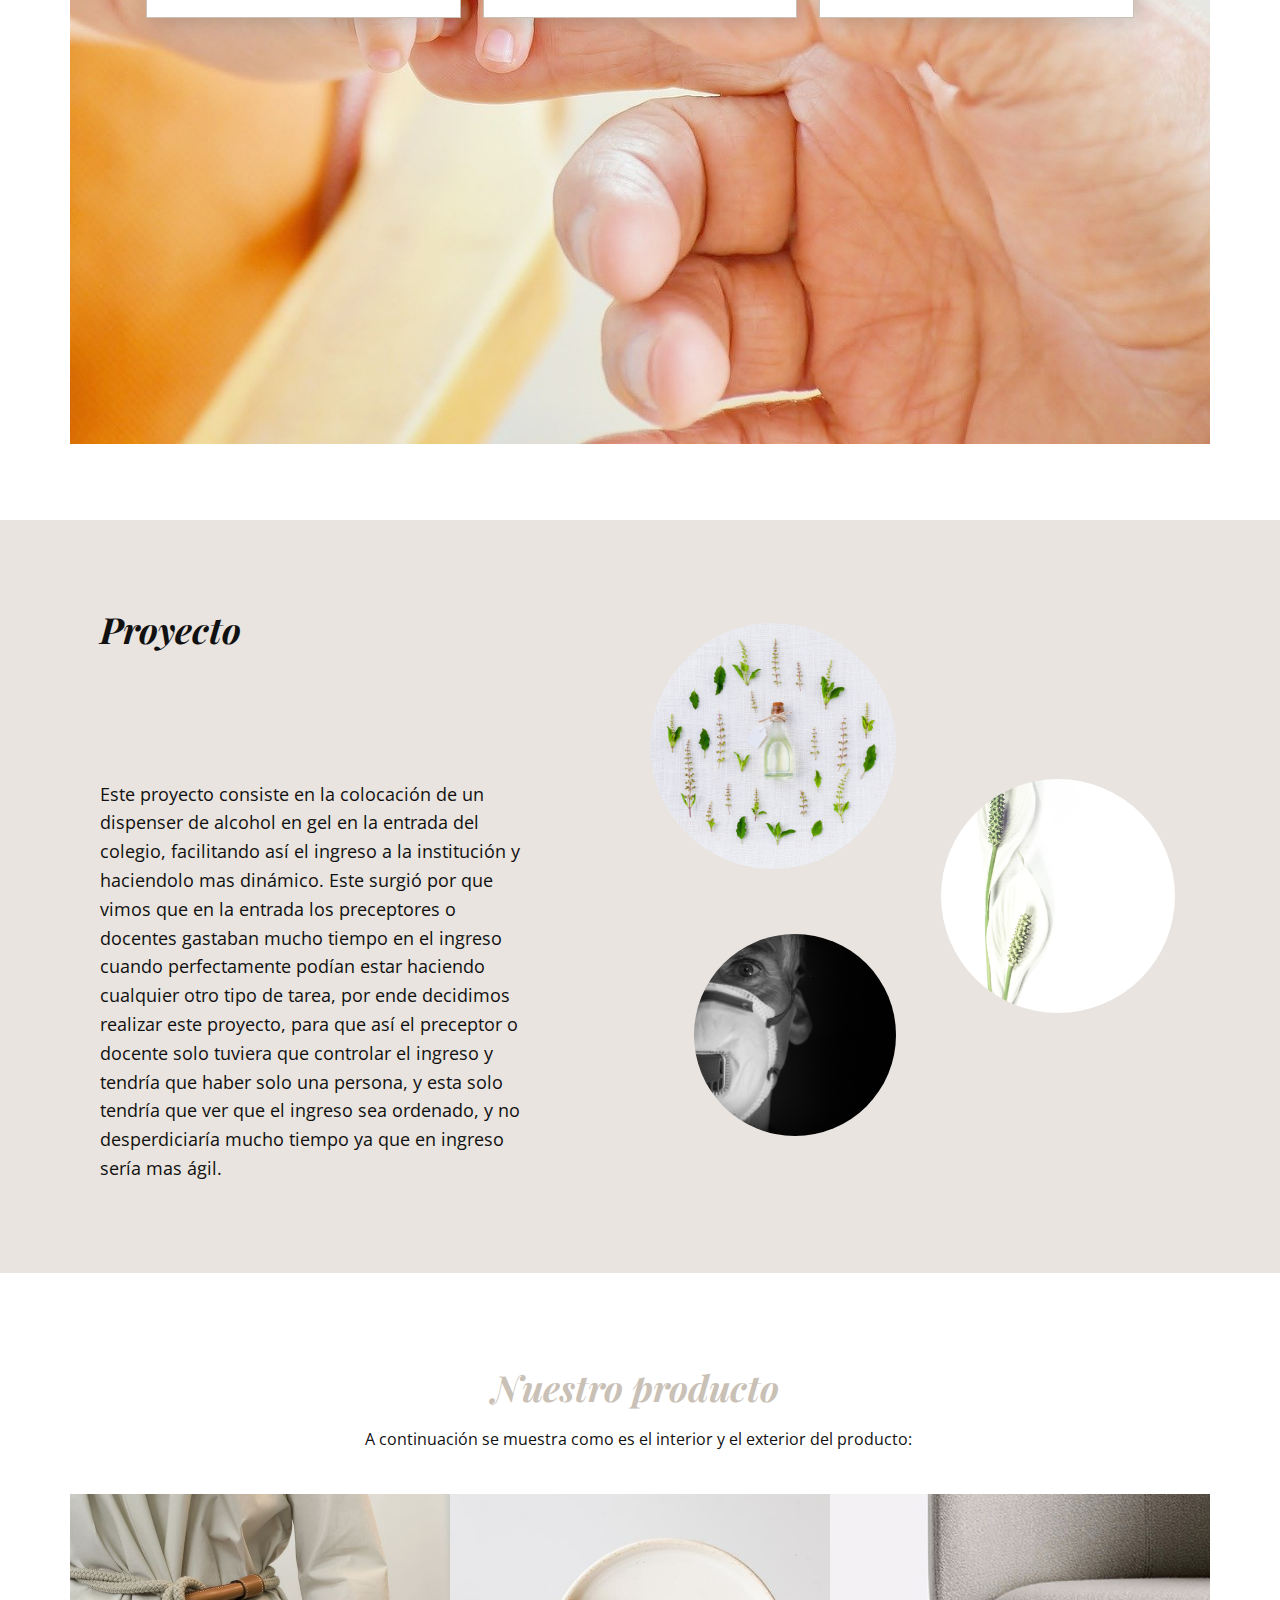
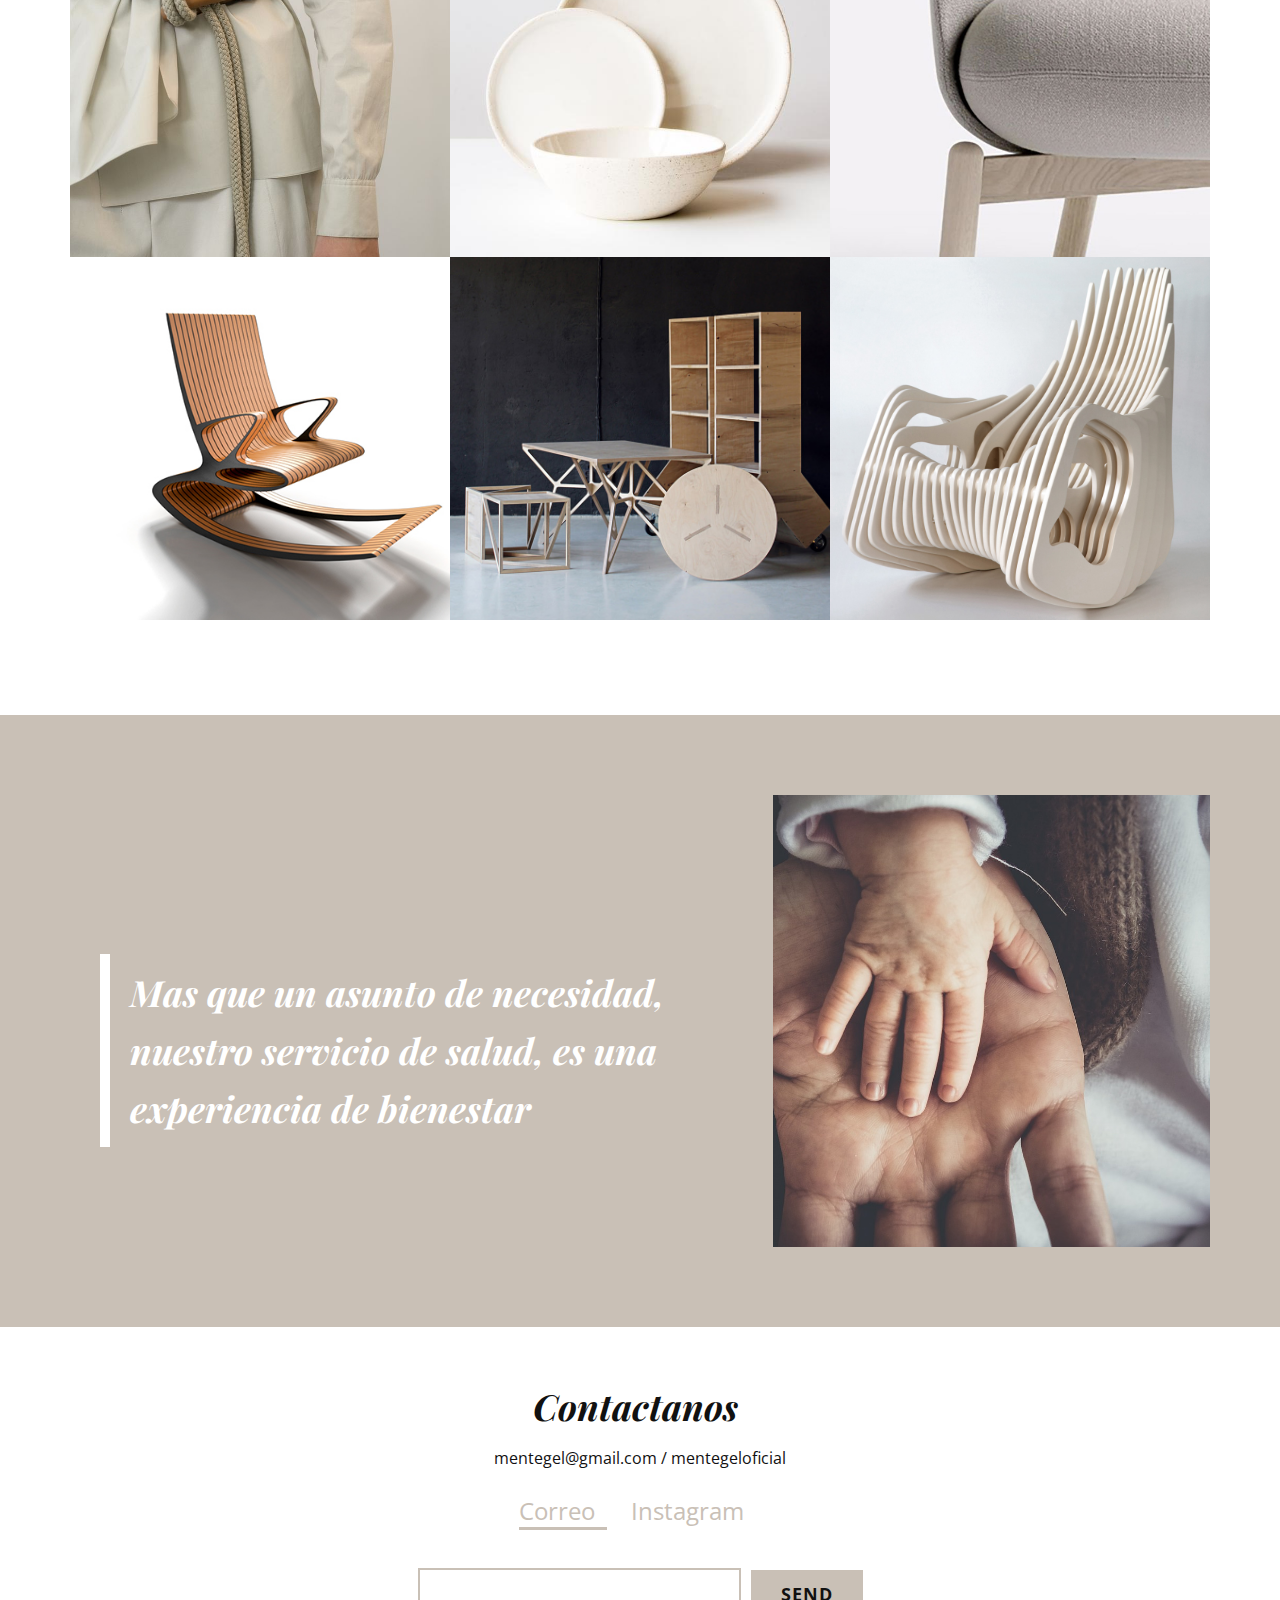
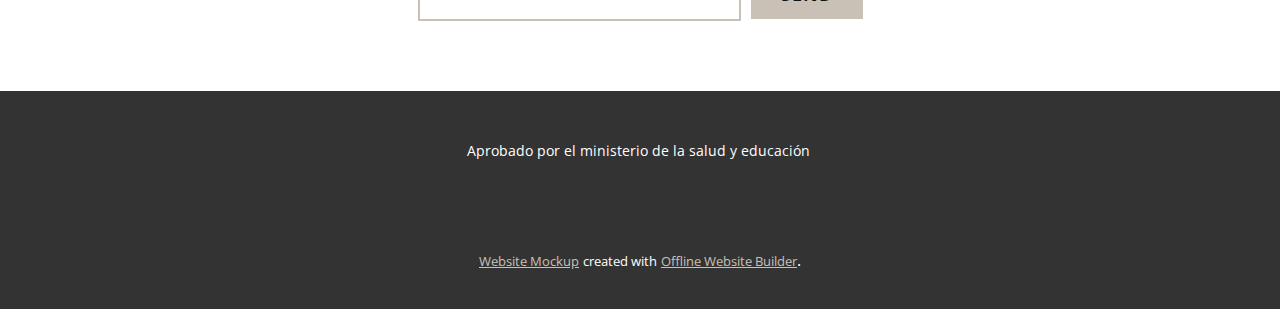
<file: Home.html>
<!DOCTYPE html>
<html style="font-size: 16px;">
  <head>
    <meta name="viewport" content="width=device-width, initial-scale=1.0">
    <meta charset="utf-8">
    <meta name="keywords" content="We design People Inspired Experiences that create positive change in people's lives., Projects, Nature Collections, Contact Us">
    <meta name="description" content="">
    <meta name="page_type" content="np-template-header-footer-from-plugin">
    <title>Home</title>
    <link rel="stylesheet" href="nicepage.css" media="screen">
<link rel="stylesheet" href="Home.css" media="screen">
    <script class="u-script" type="text/javascript" src="jquery.js" defer=""></script>
    <script class="u-script" type="text/javascript" src="nicepage.js" defer=""></script>
    <meta name="generator" content="Nicepage 3.17.5, nicepage.com">
    <link id="u-theme-google-font" rel="stylesheet" href="https://fonts.googleapis.com/css?family=Roboto:100,100i,300,300i,400,400i,500,500i,700,700i,900,900i|Open+Sans:300,300i,400,400i,600,600i,700,700i,800,800i">
    <link id="u-page-google-font" rel="stylesheet" href="https://fonts.googleapis.com/css?family=Playfair+Display:400,400i,500,500i,600,600i,700,700i,800,800i,900,900i|Montserrat:100,100i,200,200i,300,300i,400,400i,500,500i,600,600i,700,700i,800,800i,900,900i">
    
    
    
    
    
    
    
    
    <script type="application/ld+json">{
		"@context": "http://schema.org",
		"@type": "Organization",
		"name": "alcohol en gel"
}</script>
    <meta property="og:title" content="Home">
    <meta property="og:type" content="website">
    <meta name="theme-color" content="#c9c0b6">
  </head>
  <body class="u-body"><header class="u-align-right u-clearfix u-header u-header" id="sec-b9c8"><div class="u-clearfix u-sheet u-sheet-1">
        <nav class="u-align-left u-menu u-menu-dropdown u-offcanvas u-menu-1" data-responsive-from="XL">
          <div class="menu-collapse">
            <a class="u-button-style u-nav-link" href="#" style="padding: 4px 0px; font-size: calc(1em + 8px);">
              <svg class="u-svg-link" preserveAspectRatio="xMidYMin slice" viewBox="0 0 302 302" style=""><use xmlns:xlink="http://www.w3.org/1999/xlink" xlink:href="#svg-5c50"></use></svg>
              <svg xmlns="http://www.w3.org/2000/svg" xmlns:xlink="http://www.w3.org/1999/xlink" version="1.1" id="svg-5c50" x="0px" y="0px" viewBox="0 0 302 302" style="enable-background:new 0 0 302 302;" xml:space="preserve" class="u-svg-content"><g><rect y="36" width="302" height="30"></rect><rect y="236" width="302" height="30"></rect><rect y="136" width="302" height="30"></rect>
</g><g></g><g></g><g></g><g></g><g></g><g></g><g></g><g></g><g></g><g></g><g></g><g></g><g></g><g></g><g></g></svg>
            </a>
          </div>
          <div class="u-custom-menu u-nav-container">
            <ul class="u-nav u-unstyled u-nav-1"><li class="u-nav-item"><a class="u-button-style u-nav-link u-text-active-palette-1-base u-text-hover-palette-2-base" href="Home.html" style="padding: 10px 20px;">Home</a>
</li><li class="u-nav-item"><a class="u-button-style u-nav-link u-text-active-palette-1-base u-text-hover-palette-2-base" href="About.html" style="padding: 10px 20px;">About</a>
</li><li class="u-nav-item"><a class="u-button-style u-nav-link u-text-active-palette-1-base u-text-hover-palette-2-base" href="Contact.html" style="padding: 10px 20px;">Contact</a>
</li><li class="u-nav-item"><a class="u-button-style u-nav-link u-text-active-palette-1-base u-text-hover-palette-2-base" href="Home.html" style="padding: 10px 20px;">Home</a>
</li></ul>
          </div>
          <div class="u-custom-menu u-nav-container-collapse">
            <div class="u-align-center u-black u-container-style u-inner-container-layout u-opacity u-opacity-95 u-sidenav">
              <div class="u-sidenav-overflow">
                <div class="u-menu-close"></div>
                <ul class="u-align-center u-nav u-popupmenu-items u-unstyled u-nav-2"><li class="u-nav-item"><a class="u-button-style u-nav-link" href="Home.html">Home</a>
</li><li class="u-nav-item"><a class="u-button-style u-nav-link" href="About.html">About</a>
</li><li class="u-nav-item"><a class="u-button-style u-nav-link" href="Contact.html">Contact</a>
</li></ul>
              </div>
            </div>
            <div class="u-black u-menu-overlay u-opacity u-opacity-70"></div>
          </div>
        </nav>
      </div></header>
    <section class="u-align-center u-clearfix u-image u-section-1" id="carousel_bc32">
      <div class="u-clearfix u-sheet u-valign-middle u-sheet-1">
        <div class="u-align-center u-container-style u-group u-white u-group-1">
          <div class="u-container-layout u-container-layout-1">
            <p class="u-custom-font u-font-playfair-display u-text u-text-1">
              <br>
              <span style="font-size: 2.25rem;"><span class="u-icon u-icon-1"><svg class="u-svg-content" viewBox="0 0 320.069 320.069" x="0px" y="0px" style="width: 1em; height: 1em;"><g><path style="fill:currentColor;" d="M0,142.134v35.801h320.069v-35.801H0z M308.129,166.001H11.934v-11.934h296.201v11.934H308.129z"></path>
</g></svg><img></span>&nbsp;Mente Gel&nbsp;<span class="u-icon u-icon-2"><svg class="u-svg-content" viewBox="0 0 320.069 320.069" x="0px" y="0px" style="width: 1em; height: 1em;"><g><path style="fill:currentColor;" d="M0,142.134v35.801h320.069v-35.801H0z M308.129,166.001H11.934v-11.934h296.201v11.934H308.129z"></path>
</g></svg><img></span>
              </span>
              <br>
              <span class="u-text-grey-40" style="font-size: 2.25rem;">
                <span style="font-size: 1.5rem;"></span>
                <span style="font-size: 1.25rem;">
                  <span style="font-size: 1.5rem;"> Una empresa que prioriza tu salud ante todo</span>&nbsp;
                </span>
              </span>
            </p>
          </div>
        </div>
      </div>
    </section>
    <section class="u-align-center u-clearfix u-palette-1-base u-section-2" id="carousel_7fad">
      <div class="u-clearfix u-sheet u-sheet-1">
        <div class="u-border-6 u-border-white u-line u-line-horizontal u-line-1"></div>
        <h2 class="u-custom-font u-font-playfair-display u-text u-text-body-alt-color u-text-1">Un proyecto orientado a la salud y el cuidado de los estudiantes y docentes&nbsp;</h2><span class="u-icon u-icon-circle u-text-white u-icon-1"><svg class="u-svg-link" preserveAspectRatio="xMidYMin slice" viewBox="0 0 512 512" style=""><use xmlns:xlink="http://www.w3.org/1999/xlink" xlink:href="#svg-6592"></use></svg><svg class="u-svg-content" viewBox="0 0 512 512" x="0px" y="0px" id="svg-6592" style="enable-background:new 0 0 512 512;"><g><g><path d="M374.108,373.328c-7.829-7.792-20.492-7.762-28.284,0.067L276,443.557V20c0-11.046-8.954-20-20-20    c-11.046,0-20,8.954-20,20v423.558l-69.824-70.164c-7.792-7.829-20.455-7.859-28.284-0.067c-7.83,7.793-7.859,20.456-0.068,28.285    l104,104.504c0.006,0.007,0.013,0.012,0.019,0.018c7.792,7.809,20.496,7.834,28.314,0.001c0.006-0.007,0.013-0.012,0.019-0.018    l104-104.504C381.966,393.785,381.939,381.121,374.108,373.328z"></path>
</g>
</g></svg></span>
        <h5 class="u-custom-font u-font-montserrat u-text u-text-body-alt-color u-text-2"><span class="u-icon u-icon-2"><svg class="u-svg-content" viewBox="0 0 41.999 41.999" x="0px" y="0px" style="width: 1em; height: 1em;"><path d="M36.068,20.176l-29-20C6.761-0.035,6.363-0.057,6.035,0.114C5.706,0.287,5.5,0.627,5.5,0.999v40
	c0,0.372,0.206,0.713,0.535,0.886c0.146,0.076,0.306,0.114,0.465,0.114c0.199,0,0.397-0.06,0.568-0.177l29-20
	c0.271-0.187,0.432-0.494,0.432-0.823S36.338,20.363,36.068,20.176z M7.5,39.095V2.904l26.239,18.096L7.5,39.095z"></path></svg><img></span>&nbsp;colegio santa teresita de lisieux&nbsp;<span class="u-icon u-icon-3"><svg class="u-svg-content" viewBox="0 0 41.999 41.999" x="0px" y="0px" style="width: 1em; height: 1em;"><path d="M36.068,20.176l-29-20C6.761-0.035,6.363-0.057,6.035,0.114C5.706,0.287,5.5,0.627,5.5,0.999v40
	c0,0.372,0.206,0.713,0.535,0.886c0.146,0.076,0.306,0.114,0.465,0.114c0.199,0,0.397-0.06,0.568-0.177l29-20
	c0.271-0.187,0.432-0.494,0.432-0.823S36.338,20.363,36.068,20.176z M7.5,39.095V2.904l26.239,18.096L7.5,39.095z"></path></svg><img></span>&nbsp; 
        </h5>
      </div>
    </section>
    <section class="u-align-center u-clearfix u-section-3" id="carousel_d72a">
      <div class="u-expanded-width u-palette-1-base u-shape u-shape-rectangle u-shape-1"></div>
      <img class="u-expanded-width-sm u-expanded-width-xs u-image u-image-1" data-image-width="1280" data-image-height="865" src="images/791c09027bfbfac276af184b12e29e7e6999229cb8418eacedabfd6fd295069a4ba3631610633463f72e62907fe784892ff214c69c5a8910e2f93f_1280.jpg">
      <div class="u-list u-list-1">
        <div class="u-repeater u-repeater-1">
          <div class="u-align-center u-border-1 u-border-palette-1-base u-container-style u-list-item u-repeater-item u-white u-list-item-1">
            <div class="u-container-layout u-similar-container u-valign-top u-container-layout-1"><span class="u-icon u-icon-circle u-icon-1"><svg class="u-svg-link" preserveAspectRatio="xMidYMin slice" viewBox="-4 0 511 511.99964" style=""><use xmlns:xlink="http://www.w3.org/1999/xlink" xlink:href="#svg-d0c5"></use></svg><svg class="u-svg-content" viewBox="-4 0 511 511.99964" id="svg-d0c5"><path d="m498.429688 219.339844c-5.308594-8.015625-13.355469-13.539063-22.710938-15.632813 6.035156-11.542969 5.789062-25.945312-1.898438-37.550781-5.46875-8.261719-13.71875-13.597656-22.699218-15.617188 1.601562-3.054687 2.785156-6.351562 3.492187-9.828124 1.960938-9.667969.046875-19.519532-5.402343-27.742188-5.308594-8.019531-13.355469-13.542969-22.710938-15.632812 6.035156-11.542969 5.789062-25.945313-1.898438-37.554688-11.238281-16.972656-34.199218-21.640625-51.175781-10.398438l-36.757812 24.34375c-19.59375-9.9375-40.433594-16.988281-62.0625-21.003906-6.835938-10.378906-14.785157-20.027344-23.683594-28.652344l-15.207031-14.738281c-11.136719-10.796875-28.601563-12.417969-41.53125-3.851562-15.296875 10.128906-19.5 30.816406-9.371094 46.113281.398438.605469.789062 1.214844 1.175781 1.824219-49.847656 10.085937-95.277343 36.539062-128.902343 75.300781-36.488282 42.066406-56.585938 95.941406-56.585938 151.699219 0 10.6875.730469 21.394531 2.175781 31.816406 11.136719 81.019531 65.105469 150.839844 140.839844 182.21875 28.085937 11.640625 57.886719 17.546875 88.5625 17.546875 48.582031 0 95.085937-14.878906 134.488281-43.023438 38.546875-27.539062 67.386719-65.542968 83.40625-109.902343 1.496094-4.132813-.648437-8.699219-4.78125-10.191407-4.136718-1.492187-8.699218.648438-10.191406 4.785157-14.917969 41.308593-41.78125 76.699219-77.691406 102.351562-36.683594 26.207031-79.988282 40.058594-125.230469 40.058594-23.390625 0-46.230469-3.691406-68.089844-10.972656l64.773438-42.894531c.003906-.003907.007812-.003907.011719-.007813.003906 0 .003906-.003906.007812-.007813l53.832031-35.648437h.003907c4.832031-3.203125 8.132812-8.09375 9.289062-13.777344 1.15625-5.683593.03125-11.480469-3.171875-16.3125l-.710937-1.078125 10.457031-6.925781c7.460937-4.941406 16.433593-6.878906 25.269531-5.460937 12.792969 2.054687 25.785156-.757813 36.582031-7.910157l86.734375-57.4375c-.59375 7.523438-1.570312 15.003907-2.933594 22.359375-.804687 4.324219 2.050782 8.480469 6.375 9.28125.488282.09375.980469.136719 1.460938.136719 3.761719 0 7.105469-2.679687 7.816406-6.511719 2.207032-11.871094 3.476563-24.03125 3.804688-36.207031l24.441406-16.1875c8.222656-5.445313 13.835938-13.769531 15.796875-23.433594 1.964844-9.667969.046875-19.519531-5.398437-27.742187zm-177.21875-135.378906-24.324219 16.109374-4.789063-12.902343c-2-5.382813-4.292968-10.660157-6.832031-15.824219 12.339844 3.128906 24.355469 7.347656 35.945313 12.617188zm-252.097657 55.191406c32.316407-37.253906 76.335938-62.296875 124.492188-70.980469 7.726562 18.71875 9.578125 39.632813 4.960937 59.566406l-19.410156 83.855469c-3.050781-3.257812-7.011719-5.503906-11.472656-6.410156-5.6875-1.160156-11.480469-.03125-16.3125 3.171875l-54.980469 36.40625c-.003906 0-.003906 0-.007813.003906 0 0-.003906 0-.003906.003906l-79.296875 52.511719c-.433593-5.59375-.660156-11.230469-.660156-16.863281 0-51.921875 18.714844-102.09375 52.691406-141.265625zm207.191407 250.441406c-.308594 1.515625-1.191407 2.824219-2.484376 3.679688h.003907l-47.28125 31.308593-87.753907-130.871093c-2.449218-3.652344-7.394531-4.625-11.046874-2.175782-3.648438 2.449219-4.625 7.390625-2.175782 11.042969l87.699219 130.796875-67.496094 44.699219c-67.070312-29.335938-115.066406-91.289063-126.605469-163.378907l79.390626-52.402343 9.136718 13.632812c1.539063 2.289063 4.054688 3.527344 6.621094 3.527344 1.523438 0 3.066406-.433594 4.425781-1.347656 3.652344-2.449219 4.628907-7.394531 2.179688-11.046875l-9.074219-13.535156 48.320312-31.894532c1.285157-.855468 2.828126-1.152344 4.34375-.84375 1.515626.308594 2.824219 1.191406 3.679688 2.480469l107.273438 161.984375c.851562 1.285156 1.152343 2.828125.84375 4.34375zm211.921874-145.683594c-1.117187 5.5-4.308593 10.234375-8.988281 13.332032l-27.941406 18.503906c-.007813.003906-.015625.011718-.027344.015625l-99.730469 66.046875c-7.460937 4.941406-16.433593 6.882812-25.269531 5.460937-12.789062-2.050781-25.78125.757813-36.582031 7.910157l-10.457031 6.925781-87.859375-132.667969 22.710937-98.105469c5.847657-25.273437 2.765625-51.894531-8.375-75.085937-.101562-.242188-.210937-.476563-.335937-.707032-2.140625-4.382812-4.570313-8.636718-7.285156-12.738281-5.28125-7.976562-3.089844-18.761719 4.890624-24.046875 6.742188-4.464844 15.851563-3.621094 21.65625 2.007813l15.207032 14.742187c16.449218 15.949219 29.359375 35.730469 37.328125 57.207032l8.28125 22.308593c.015625.042969.03125.078125.046875.117188.019531.050781.042968.105469.0625.15625.058594.136719.113281.261719.171875.367187.160156.335938.335937.667969.546875.984375 2.429687 3.667969 7.367187 4.671875 11.03125 2.242188l84.910156-56.226563c9.65625-6.394531 22.714844-3.742187 29.109375 5.914063s3.742187 22.714843-5.914063 29.109375l-7.371093 4.882812s-.003907 0-.007813.003906l-16.441406 10.890626c-.023438.015624-.039062.03125-.0625.042968-.09375.066406-.183594.128906-.257812.191406-3.398438 2.496094-4.277344 7.242188-1.921876 10.796876 2.425782 3.667968 7.367188 4.671874 11.035157 2.242187l16.453125-10.898437c4.675781-3.089844 10.273437-4.179688 15.769531-3.0625 5.496094 1.117187 10.234375 4.308593 13.328125 8.988281 3.097656 4.675781 4.191406 10.28125 3.074219 15.777343-1.117188 5.5-4.308594 10.234376-8.988281 13.332032l-23.820313 15.777344c-3.667969 2.425781-4.671875 7.363281-2.242187 11.03125 1.53125 2.3125 4.0625 3.566406 6.644531 3.566406 1.507812 0 3.035156-.429688 4.386719-1.324219l3.6875-2.441406 12.757812-8.449219c9.660156-6.394531 22.714844-3.742188 29.109375 5.914062 6.394531 9.660157 3.742187 22.714844-5.914063 29.113282l-11.898437 7.878906c-.0625.039062-.125.082031-.1875.125l-11.734375 7.769531c-3.667969 2.425781-4.671875 7.367188-2.242188 11.035157 1.53125 2.3125 4.0625 3.566406 6.644532 3.566406 1.507812 0 3.035156-.429688 4.386718-1.324219l3.6875-2.441406s0-.003907.003907-.003907l12.757812-8.445312c4.675781-3.097656 10.277344-4.191406 15.777344-3.070312 5.5 1.113281 10.234375 4.308593 13.332031 8.984374 3.09375 4.675782 4.183594 10.28125 3.066406 15.777344zm0 0"></path></svg></span>
              <p class="u-text u-text-1">Un proyecto que surgio tras la idea de facilitar el ingreso a la institución, respetando los protocolos&nbsp;</p>
            </div>
          </div>
          <div class="u-align-center u-border-1 u-border-palette-1-base u-container-style u-list-item u-repeater-item u-video-cover u-white u-list-item-2">
            <div class="u-container-layout u-similar-container u-valign-top u-container-layout-2"><span class="u-icon u-icon-circle u-icon-2"><svg class="u-svg-link" preserveAspectRatio="xMidYMin slice" viewBox="0 0 512 512" style=""><use xmlns:xlink="http://www.w3.org/1999/xlink" xlink:href="#svg-153e"></use></svg><svg class="u-svg-content" viewBox="0 0 512 512" id="svg-153e"><g id="_x30_5_Wash_Your_Hands"><g><path d="m462.812.204h-107.06c-17.106 0-30.962 13.909-30.962 30.962 0 2.931 2.345 5.329 5.329 5.329h104.342v28.724h-142.498c-14.708 0-26.645 11.937-26.645 26.645v48.174c0 5.489 4.157 9.965 9.486 10.551l-15.081 77.91c-11.99-2.185-23.927.693-33.413 7.248l-33.2-8.953c-20.357-5.489-41.886-1.652-59.046 10.605-14.548 10.338-32.827 13.642-50.093 8.953l-18.865-5.063c-2.824-.799-5.755.906-6.501 3.73l-25.1 92.992c-.799 2.878.906 5.808 3.73 6.555l18.385 4.956c8.793 2.398 16.68 8.367 22.222 16.893 4.743 7.354 11.138 13.323 18.439 17.799-.32.852-.693 1.705-.959 2.611-7.034 21.316-23.341 24.087-33.68 31.495-1.226.692-2.132 1.865-2.505 3.251-.373 1.332-.16 2.824.533 3.997l47.961 83.559c1.492 2.558 4.743 3.411 7.301 1.972l16.946-9.752c15.507-8.899 33.999-10.392 50.732-4.05 19.717 7.407 41.513 5.649 59.792-4.849l32.241-18.545c30.322 17.959 67.466-4.583 67.039-38.742 24.673 9.219 51.745-4.849 58.566-30.056 4.316-15.934-.639-32.827-12.417-43.858 25.207-26.006 9.859-70.556-26.698-74.926 2.398-15.348-3.464-30.482-14.655-40.287l-18.492-95.443c5.329-.586 9.486-5.062 9.486-10.551v-17.479h60.218v32.614c0 8.793 7.141 15.987 15.987 15.987h49.027c8.793 0 15.987-7.194 15.987-15.987v-139.09c.001-8.793-7.14-15.881-15.879-15.881zm-186.836 122.355h50.839v17.479h-50.839zm-189.181 238.048c-6.981-10.711-17.053-18.279-28.404-21.369l-13.216-3.57 22.329-82.707 13.696 3.677c20.357 5.542 41.886 1.652 59.046-10.551 14.548-10.392 32.827-13.696 50.093-9.006l26.805 7.247c-5.329 6.608-8.473 14.335-9.486 22.275-24.567-7.727-50.412 6.821-56.541 31.761-6.182-.32-9.113-1.439-9.912-1.599-2.825-.746-5.755.906-6.502 3.783-.799 2.825.906 5.755 3.73 6.502.746.16 4.263 1.439 11.404 1.865 0 8.953 2.665 17.692 7.727 25.1l-36.131 20.73c-8.473 4.903-15.401 11.777-20.41 19.931-5.648-3.571-10.551-8.314-14.228-14.069zm150.279 122.621c-15.507 8.899-33.999 10.391-50.732 4.05-19.717-7.407-41.513-5.649-59.792 4.849l-12.31 7.088-42.686-74.287c6.288-4.743 25.579-9.592 33.893-34.745 3.624-11.084 11.191-20.357 21.316-26.165l99.387-57.127c5.702-3.251 13.163-1.279 16.2 5.009 2.558 5.276.213 12.15-5.222 15.348l-43.432 24.94c-2.558 1.492-3.411 4.743-1.972 7.301 1.492 2.558 4.743 3.411 7.301 1.972 6.608-3.783 58.406-33.573 78.817-45.297 5.542-3.197 12.576-1.279 15.774 4.263s1.279 12.577-4.263 15.774l-80.895 46.522c-2.558 1.439-3.411 4.69-1.972 7.248 1.492 2.558 4.743 3.41 7.301 1.972 60.857-34.958 81.108-46.629 105.035-60.378 5.542-3.197 12.63-1.279 15.827 4.263 3.144 5.542 1.279 12.63-4.263 15.827-24.087 13.802-43.218 24.78-103.01 59.152-2.558 1.492-3.411 4.743-1.972 7.301 1.492 2.558 4.743 3.411 7.301 1.972l78.816-45.297c5.489-3.197 12.577-1.332 15.774 4.263 3.198 5.542 1.279 12.577-4.263 15.774-.693.426-104.556 60.112-104.609 60.112-2.504 1.492-3.411 4.743-1.918 7.301 1.439 2.558 4.69 3.41 7.247 1.972 1.332-.799 29.416-16.946 29.416-16.946 12.044-6.928 27.071-4.05 35.811 6.128zm97.095-244.816c-16.253-6.661-34.106-3.091-46.362 7.78-4.583-6.342-10.765-11.351-17.852-14.548l15.667-80.948h31.495z"></path>
</g>
</g></svg></span>
              <p class="u-text u-text-2">Garantiza el cuidado de cada persona, y creemos en la importancia del cuidado personal ante todo&nbsp;&nbsp;</p>
            </div>
          </div>
          <div class="u-align-center u-border-1 u-border-palette-1-base u-container-style u-list-item u-repeater-item u-video-cover u-white u-list-item-3">
            <div class="u-container-layout u-similar-container u-valign-top u-container-layout-3"><span class="u-icon u-icon-circle u-icon-3"><svg class="u-svg-link" preserveAspectRatio="xMidYMin slice" viewBox="0 0 74 74" style=""><use xmlns:xlink="http://www.w3.org/1999/xlink" xlink:href="#svg-c194"></use></svg><svg class="u-svg-content" viewBox="0 0 74 74" id="svg-c194"><path d="m9.182 66.608h-6.182a1 1 0 0 1 -1-1v-28.848a1 1 0 0 1 1-1h6.182a5.127 5.127 0 0 1 5.118 5.121v20.606a5.127 5.127 0 0 1 -5.118 5.121zm-5.182-2h5.182a3.125 3.125 0 0 0 3.118-3.121v-20.606a3.125 3.125 0 0 0 -3.118-3.121h-5.182z"></path><path d="m45.061 55.586h-17.337a1 1 0 1 1 0-2h17.337a2.732 2.732 0 1 0 0-5.464h-9.149a1 1 0 0 1 -.752-.341 13.78 13.78 0 0 0 -10.366-4.7h-11.494a1 1 0 0 1 0-2h11.494a15.78 15.78 0 0 1 11.562 5.041h8.7a4.732 4.732 0 1 1 0 9.464z"></path><path d="m36.819 68.5a20.092 20.092 0 0 1 -7.264-1.359l-16.613-6.441a1 1 0 0 1 .723-1.865l16.614 6.44a18.083 18.083 0 0 0 15.008-.88l24.452-12.95a8.374 8.374 0 0 0 -8.627-1.8l-13.05 4.77a1 1 0 1 1 -.687-1.879l13.05-4.77a10.377 10.377 0 0 1 10.865 2.4l.239.239a1.61 1.61 0 0 1 -.384 2.561l-24.922 13.2a20.082 20.082 0 0 1 -9.404 2.334z"></path><path d="m38.885 38.64a1 1 0 0 1 -.653-.243c-.615-.531-15.078-13.108-15.711-22.29a9.944 9.944 0 0 1 9.741-10.607 9.326 9.326 0 0 1 6.623 2.82 9.328 9.328 0 0 1 6.623-2.82 9.944 9.944 0 0 1 9.742 10.607c-.634 9.182-15.1 21.758-15.712 22.29a1 1 0 0 1 -.653.243zm-6.623-31.14a7.748 7.748 0 0 0 -5.615 2.509 7.866 7.866 0 0 0 -2.131 5.961c.5 7.317 11.543 17.767 14.37 20.33 2.826-2.562 13.865-13.013 14.37-20.33a7.864 7.864 0 0 0 -2.131-5.96 7.748 7.748 0 0 0 -5.617-2.51 7.454 7.454 0 0 0 -5.838 2.946 1 1 0 0 1 -.786.381 1 1 0 0 1 -.786-.381 7.453 7.453 0 0 0 -5.836-2.946z"></path><path d="m50.537 41.573a1 1 0 0 1 -.653-.243 74.554 74.554 0 0 1 -7.237-7.353 1 1 0 1 1 1.523-1.3 74.547 74.547 0 0 0 6.367 6.551c2.586-2.353 11.985-11.312 12.417-17.575a6.747 6.747 0 0 0 -1.83-5.108 6.537 6.537 0 0 0 -6.7-1.847 1 1 0 1 1 -.626-1.9 8.566 8.566 0 0 1 8.789 2.381 8.726 8.726 0 0 1 2.363 6.61c-.555 8.06-13.22 19.071-13.758 19.536a1 1 0 0 1 -.655.248z"></path></svg></span>
              <p class="u-text u-text-3">100% confiable y hecho todo con mucho amor y cuidado&nbsp;</p>
            </div>
          </div>
        </div>
      </div>
    </section>
    <section class="u-clearfix u-palette-1-light-2 u-section-4" id="carousel_9085">
      <div class="u-clearfix u-sheet u-valign-middle u-sheet-1">
        <div class="u-clearfix u-expanded-width u-layout-wrap u-layout-wrap-1">
          <div class="u-layout">
            <div class="u-layout-row">
              <div class="u-size-30 u-size-30-md">
                <div class="u-layout-col">
                  <div class="u-container-style u-layout-cell u-size-60 u-layout-cell-1">
                    <div class="u-container-layout u-valign-top-xs u-container-layout-1">
                      <h2 class="u-custom-font u-font-playfair-display u-text u-text-1">Proyecto</h2>
                      <p class="u-text u-text-2">Este proyecto consiste en la colocación de un dispenser de alcohol en gel en la entrada del&nbsp; colegio, facilitando así el ingreso a la institución y haciendolo mas dinámico. Este surgió por que vimos que en la entrada los preceptores o docentes gastaban mucho tiempo en el ingreso cuando perfectamente podían estar haciendo cualquier otro tipo de tarea, por ende decidimos realizar este proyecto, para que así el preceptor o docente solo tuviera que controlar el ingreso y tendría que haber solo una persona, y esta solo tendría que ver que el ingreso sea ordenado, y no desperdiciaría mucho tiempo ya que en ingreso sería mas ágil.&nbsp;</p>
                    </div>
                  </div>
                </div>
              </div>
              <div class="u-size-14 u-size-30-md">
                <div class="u-layout-col">
                  <div class="u-container-style u-layout-cell u-size-30 u-layout-cell-2">
                    <div class="u-container-layout u-valign-middle u-container-layout-2">
                      <div alt="" class="u-expanded-width u-image u-image-circle u-image-1" data-image-width="150" data-image-height="150"></div>
                    </div>
                  </div>
                  <div class="u-align-center-md u-align-center-sm u-align-center-xs u-container-style u-layout-cell u-size-30 u-layout-cell-3">
                    <div class="u-container-layout u-valign-middle-md u-valign-middle-sm u-valign-middle-xs u-container-layout-3">
                      <div alt="" class="u-image u-image-circle u-image-2" data-image-width="1280" data-image-height="828"></div>
                    </div>
                  </div>
                </div>
              </div>
              <div class="u-size-16 u-size-60-md">
                <div class="u-layout-col">
                  <div class="u-align-center u-container-style u-layout-cell u-size-60 u-layout-cell-4">
                    <div class="u-container-layout u-valign-middle u-container-layout-4">
                      <div alt="" class="u-image u-image-circle u-image-3" data-image-width="1280" data-image-height="692"></div>
                    </div>
                  </div>
                </div>
              </div>
            </div>
          </div>
        </div>
      </div>
    </section>
    <section class="u-align-center u-clearfix u-section-5" id="carousel_441d">
      <div class="u-clearfix u-sheet u-valign-middle u-sheet-1">
        <h2 class="u-custom-font u-font-playfair-display u-text u-text-palette-1-base u-text-1">Nuestro producto&nbsp;</h2>
        <p class="u-text u-text-2">A continuación se muestra como es el interior y el exterior del producto:&nbsp;</p>
        <div class="u-expanded-width u-gallery u-layout-grid u-lightbox u-no-transition u-show-text-on-hover u-gallery-1">
          <div class="u-gallery-inner u-gallery-inner-1">
            <div class="u-effect-fade u-gallery-item">
              <div class="u-back-slide">
                <img class="u-back-image u-expanded" src="images/1.jpg">
              </div>
              <div class="u-over-slide u-shading u-over-slide-1">
                <h3 class="u-gallery-heading"></h3>
                <p class="u-gallery-text"></p>
              </div>
            </div>
            <div class="u-effect-fade u-gallery-item">
              <div class="u-back-slide">
                <img class="u-back-image u-expanded" src="images/3piececeramicdinnerwareset_580x.jpg">
              </div>
              <div class="u-over-slide u-shading u-over-slide-2">
                <h3 class="u-gallery-heading"></h3>
                <p class="u-gallery-text"></p>
              </div>
            </div>
            <div class="u-effect-fade u-gallery-item">
              <div class="u-back-slide" data-image-width="708" data-image-height="950">
                <img class="u-back-image u-expanded" src="images/gbf.jpg">
              </div>
              <div class="u-over-slide u-shading u-over-slide-3">
                <h3 class="u-gallery-heading"></h3>
                <p class="u-gallery-text"></p>
              </div>
            </div>
            <div class="u-effect-fade u-gallery-item">
              <div class="u-back-slide">
                <img class="u-back-image u-expanded" src="images/5cc9d211057959.560f093dd9160.jpg">
              </div>
              <div class="u-over-slide u-shading u-over-slide-4">
                <h3 class="u-gallery-heading"></h3>
                <p class="u-gallery-text"></p>
              </div>
            </div>
            <div class="u-effect-fade u-gallery-item">
              <div class="u-back-slide" data-image-width="1000" data-image-height="770">
                <img class="u-back-image u-expanded" src="images/478579017_w0_h0_mebel_iz_fanery.jpg">
              </div>
              <div class="u-over-slide u-shading u-over-slide-5">
                <h3 class="u-gallery-heading"></h3>
                <p class="u-gallery-text"></p>
              </div>
            </div>
            <div class="u-effect-fade u-gallery-item">
              <div class="u-back-slide" data-image-width="1000" data-image-height="1000">
                <img class="u-back-image u-expanded" src="images/Untitled4.jpg">
              </div>
              <div class="u-over-slide u-shading u-over-slide-6">
                <h3 class="u-gallery-heading"></h3>
                <p class="u-gallery-text"></p>
              </div>
            </div>
          </div>
        </div>
      </div>
    </section>
    <section class="u-clearfix u-palette-1-base u-section-6" id="carousel_9d4c">
      <div class="u-clearfix u-sheet u-sheet-1">
        <div class="u-clearfix u-expanded-width u-layout-wrap u-layout-wrap-1">
          <div class="u-layout">
            <div class="u-layout-row">
              <div class="u-container-style u-layout-cell u-right-cell u-size-37 u-layout-cell-1">
                <div class="u-container-layout u-valign-middle u-container-layout-1">
                  <blockquote class="u-border-10 u-border-white u-custom-font u-font-playfair-display u-text u-text-body-alt-color u-text-1">Mas que un asunto de necesidad, nuestro servicio de salud, es una experiencia de bienestar&nbsp;</blockquote>
                </div>
              </div>
              <div class="u-container-style u-image u-layout-cell u-left-cell u-size-23 u-image-1" data-image-width="1280" data-image-height="853">
                <div class="u-container-layout u-container-layout-2"></div>
              </div>
            </div>
          </div>
        </div>
      </div>
    </section>
    <section class="u-align-center u-clearfix u-white u-section-7" id="carousel_504c">
      <div class="u-clearfix u-sheet u-valign-middle u-sheet-1">
        <h1 class="u-custom-font u-font-playfair-display u-text u-text-1">Contactanos&nbsp;</h1>
        <p class="u-text u-text-2">mentegel@gmail.com / mentegeloficial</p>
        <p class="u-text u-text-3">
          <span class="u-text-palette-1-base" style="border-style: none none solid; margin-top: 2px; padding: 0px;">
            <a href="mailto:mentegel@gmail.com" class="u-active-none u-border-none u-btn u-button-link u-button-style u-hover-none u-none u-text-palette-1-base u-btn-1">Correo</a>&nbsp;<a href="mailto:mentegel@gmail.com?subject=Contacto" class="u-active-none u-border-1 u-border-white u-btn u-button-link u-button-style u-hover-none u-none u-text-palette-1-base u-btn-2"></a>
          </span>&nbsp; &nbsp; <a href="https://www.instagram.com/mentegeloficial/?hl=es-la" class="u-active-none u-border-1 u-border-white u-btn u-button-link u-button-style u-hover-none u-none u-text-palette-1-base u-btn-3">Instagram</a>&nbsp; &nbsp; 
        </p>
        <div class="u-form u-form-1">
          <form action="#" method="POST" class="u-clearfix u-form-horizontal u-form-spacing-10 u-inner-form" style="padding: 10px" source="custom" name="form">
            <div class="u-form-email u-form-group">
              <label for="email-3b9a" class="u-form-control-hidden u-label" wfd-invisible="true">Email</label>
              <input type="email" placeholder="" id="email-3b9a" name="email" class="u-border-2 u-border-palette-1-base u-input u-input-rectangle u-input-1" required="">
            </div>
            <div class="u-align-left u-form-group u-form-submit">
              <a href="#" class="u-btn u-btn-submit u-button-style u-hover-palette-1-dark-1 u-palette-1-base u-text-active-palette-2-base u-btn-4">send</a>
              <input type="submit" value="submit" class="u-form-control-hidden" wfd-invisible="true">
            </div>
            <div class="u-form-send-message u-form-send-success" wfd-invisible="true"> Thank you! Your message has been sent. </div>
            <div class="u-form-send-error u-form-send-message" wfd-invisible="true"> Unable to send your message. Please fix errors then try again. </div>
            <input type="hidden" value="" name="recaptchaResponse">
          </form>
        </div>
      </div>
    </section>
    
    
    <footer class="u-align-center u-clearfix u-footer u-grey-80 u-footer" id="sec-cc5c"><div class="u-clearfix u-sheet u-sheet-1">
        <p class="u-small-text u-text u-text-variant u-text-1">Aprobado por el ministerio de la salud y educación&nbsp;</p>
      </div></footer>
    <section class="u-backlink u-clearfix u-grey-80">
      <a class="u-link" href="https://nicepage.com/website-mockup" target="_blank">
        <span>Website Mockup</span>
      </a>
      <p class="u-text">
        <span>created with</span>
      </p>
      <a class="u-link" href="https://nicepage.com/" target="_blank">
        <span>Offline Website Builder</span>
      </a>. 
    </section>
  </body>
</html>
</file>
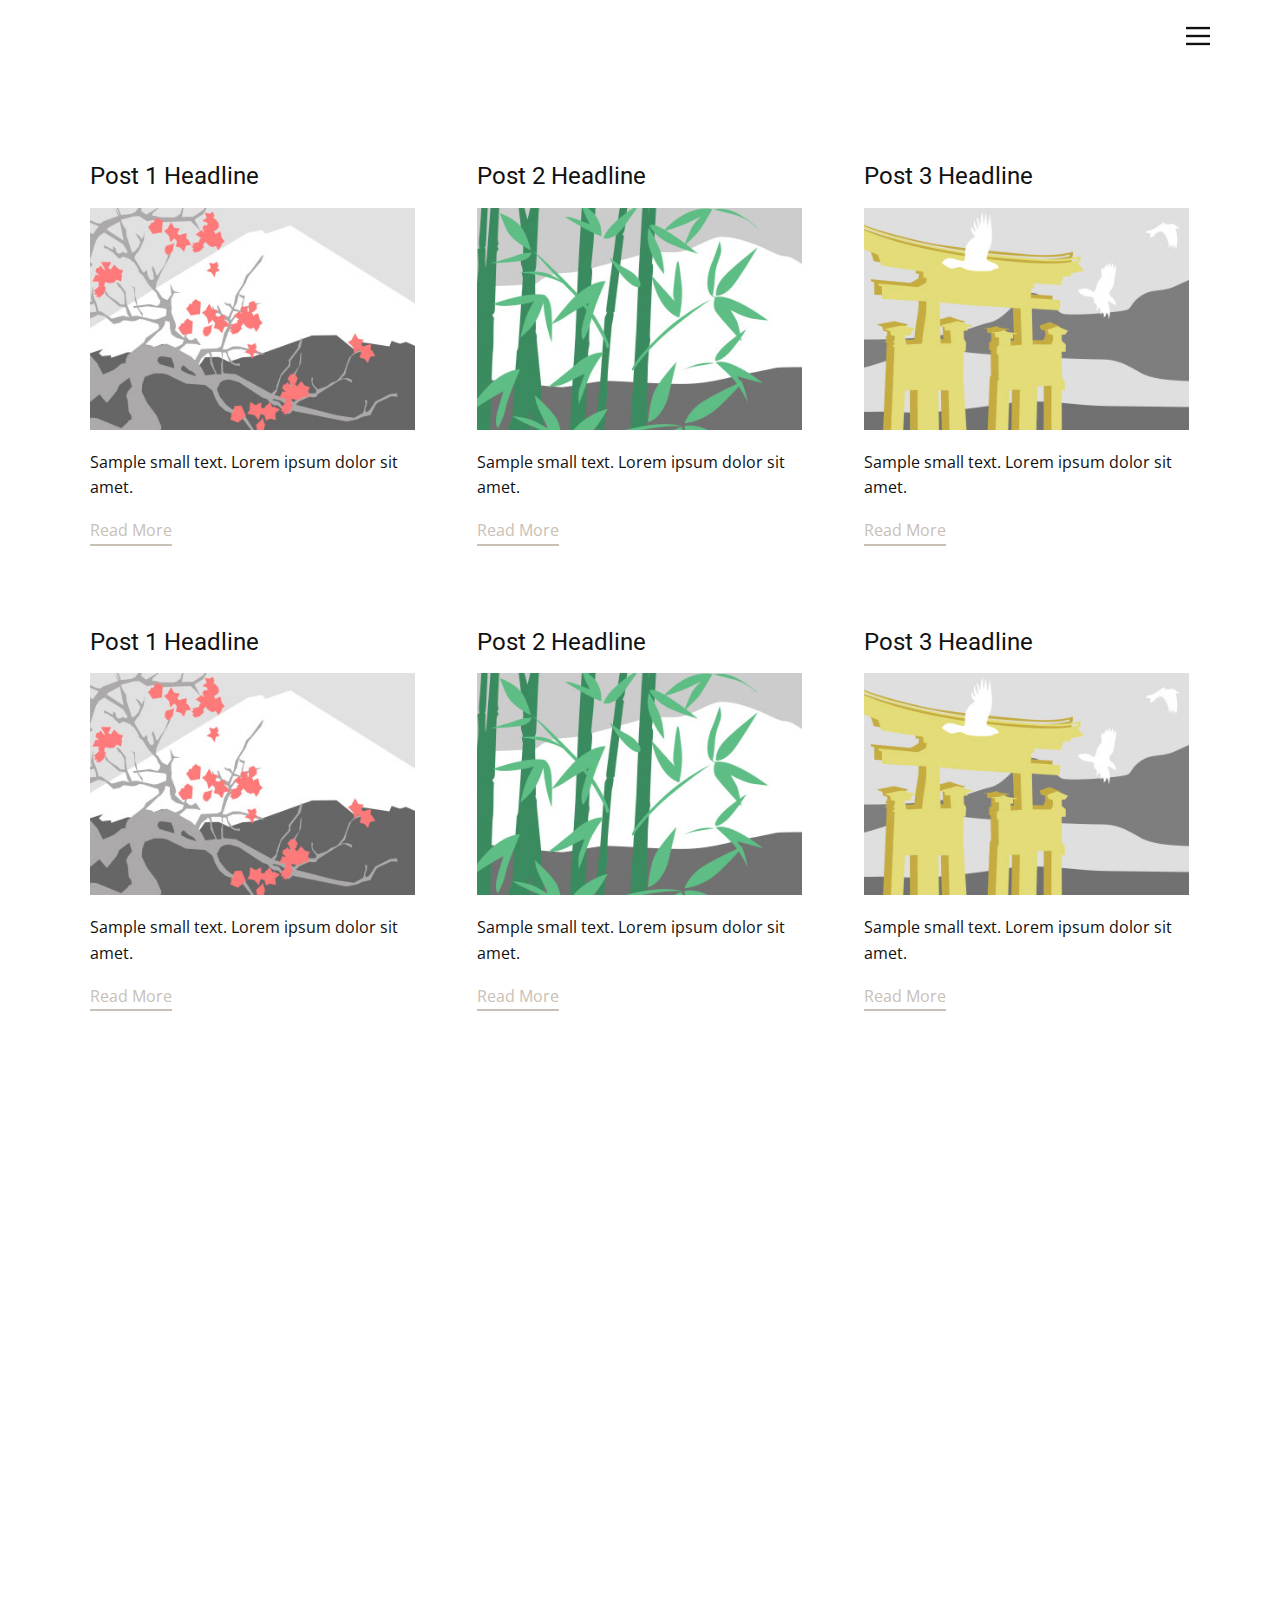
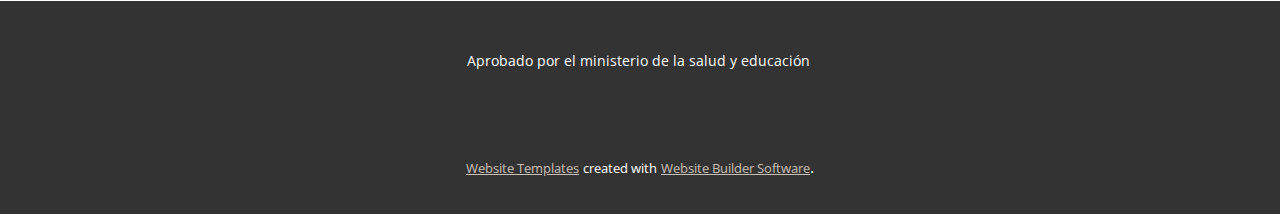
<file: blog/blog.html>
<html style="font-size: 16px;"><head>
    <meta name="viewport" content="width=device-width, initial-scale=1.0">
    <meta charset="utf-8">
    <meta name="keywords" content="">
    <meta name="description" content="">
    <meta name="page_type" content="np-template-header-footer-from-plugin">
    <title>Blog Template</title>
    <link rel="stylesheet" href="../nicepage.css" media="screen">
<link rel="stylesheet" href="../Blog-Template.css" media="screen">
    <script class="u-script" type="text/javascript" src="../jquery.js" defer=""></script>
    <script class="u-script" type="text/javascript" src="../nicepage.js" defer=""></script>
    <meta name="generator" content="Nicepage 3.17.5, nicepage.com">
    <link id="u-theme-google-font" rel="stylesheet" href="https://fonts.googleapis.com/css?family=Roboto:100,100i,300,300i,400,400i,500,500i,700,700i,900,900i|Open+Sans:300,300i,400,400i,600,600i,700,700i,800,800i">
    
    
    
    <script type="application/ld+json">{
		"@context": "http://schema.org",
		"@type": "Organization",
		"name": "alcohol en gel"
}</script>
    <meta property="og:title" content="Blog Template">
    <meta property="og:type" content="website">
    <meta name="theme-color" content="#c9c0b6">
  </head>
  <body class="u-body"><header class="u-align-right u-clearfix u-header u-header" id="sec-b9c8"><div class="u-clearfix u-sheet u-sheet-1">
        <nav class="u-align-left u-menu u-menu-dropdown u-offcanvas u-menu-1" data-responsive-from="XL">
          <div class="menu-collapse">
            <a class="u-button-style u-nav-link" href="#" style="padding: 4px 0px; font-size: calc(1em + 8px);">
              <svg class="u-svg-link" preserveAspectRatio="xMidYMin slice" viewBox="0 0 302 302" style=""><use xmlns:xlink="http://www.w3.org/1999/xlink" xlink:href="#svg-5c50"></use></svg>
              <svg xmlns="http://www.w3.org/2000/svg" xmlns:xlink="http://www.w3.org/1999/xlink" version="1.1" id="svg-5c50" x="0px" y="0px" viewBox="0 0 302 302" style="enable-background:new 0 0 302 302;" xml:space="preserve" class="u-svg-content"><g><rect y="36" width="302" height="30"></rect><rect y="236" width="302" height="30"></rect><rect y="136" width="302" height="30"></rect>
</g><g></g><g></g><g></g><g></g><g></g><g></g><g></g><g></g><g></g><g></g><g></g><g></g><g></g><g></g><g></g></svg>
            </a>
          </div>
          <div class="u-custom-menu u-nav-container">
            <ul class="u-nav u-unstyled u-nav-1"><li class="u-nav-item"><a class="u-button-style u-nav-link u-text-active-palette-1-base u-text-hover-palette-2-base" href="../Home.html" style="padding: 10px 20px;">Home</a>
</li><li class="u-nav-item"><a class="u-button-style u-nav-link u-text-active-palette-1-base u-text-hover-palette-2-base" href="../About.html" style="padding: 10px 20px;">About</a>
</li><li class="u-nav-item"><a class="u-button-style u-nav-link u-text-active-palette-1-base u-text-hover-palette-2-base" href="../Contact.html" style="padding: 10px 20px;">Contact</a>
</li><li class="u-nav-item"><a class="u-button-style u-nav-link u-text-active-palette-1-base u-text-hover-palette-2-base" href="../Home.html" style="padding: 10px 20px;">Home</a>
</li></ul>
          </div>
          <div class="u-custom-menu u-nav-container-collapse">
            <div class="u-align-center u-black u-container-style u-inner-container-layout u-opacity u-opacity-95 u-sidenav">
              <div class="u-sidenav-overflow">
                <div class="u-menu-close"></div>
                <ul class="u-align-center u-nav u-popupmenu-items u-unstyled u-nav-2"><li class="u-nav-item"><a class="u-button-style u-nav-link" href="../Home.html">Home</a>
</li><li class="u-nav-item"><a class="u-button-style u-nav-link" href="../About.html">About</a>
</li><li class="u-nav-item"><a class="u-button-style u-nav-link" href="../Contact.html">Contact</a>
</li></ul>
              </div>
            </div>
            <div class="u-black u-menu-overlay u-opacity u-opacity-70"></div>
          </div>
        </nav>
      </div></header>
    <section class="u-clearfix u-section-1" id="sec-7b8d">
      <div class="u-clearfix u-sheet u-valign-middle u-sheet-1"><!--blog--><!--blog_options_json--><!--{"type":"Recent","source":"","tags":"","count":""}--><!--/blog_options_json-->
        <div class="u-blog u-expanded-width u-repeater u-repeater-1"><!--blog_post-->
          <div class="u-blog-post u-container-style u-repeater-item u-white u-repeater-item-1">
            <div class="u-container-layout u-similar-container u-valign-top u-container-layout-1"><!--blog_post_header-->
              <h4 class="u-blog-control u-text u-text-1">
                <a class="u-post-header-link" href="../blog/post.html"><!--blog_post_header_content-->Post 1 Headline<!--/blog_post_header_content--></a>
              </h4><!--/blog_post_header--><!--blog_post_image-->
              <a class="u-post-header-link" href="../blog/post.html"><img alt="" class="u-blog-control u-expanded-width u-image u-image-default u-image-1" src="[data-uri]"></a><!--/blog_post_image--><!--blog_post_content-->
              <div class="u-blog-control u-post-content u-text u-text-2 fr-view">Sample small text. Lorem ipsum dolor sit amet.</div><!--/blog_post_content--><!--blog_post_readmore-->
              <a href="../blog/post.html" class="u-blog-control u-border-2 u-border-palette-1-base u-btn u-btn-rectangle u-button-style u-none u-btn-1"><!--blog_post_readmore_content-->Read More<!--/blog_post_readmore_content--></a><!--/blog_post_readmore-->
            </div>
          </div><div class="u-blog-post u-container-style u-repeater-item u-video-cover u-white">
            <div class="u-container-layout u-similar-container u-valign-top u-container-layout-2"><!--blog_post_header-->
              <h4 class="u-blog-control u-text u-text-3">
                <a class="u-post-header-link" href="../blog/post-1.html"><!--blog_post_header_content-->Post 2 Headline<!--/blog_post_header_content--></a>
              </h4><!--/blog_post_header--><!--blog_post_image-->
              <a class="u-post-header-link" href="../blog/post-1.html"><img alt="" class="u-blog-control u-expanded-width u-image u-image-default u-image-2" src="[data-uri]"></a><!--/blog_post_image--><!--blog_post_content-->
              <div class="u-blog-control u-post-content u-text u-text-4 fr-view">Sample small text. Lorem ipsum dolor sit amet.</div><!--/blog_post_content--><!--blog_post_readmore-->
              <a href="../blog/post-1.html" class="u-blog-control u-border-2 u-border-palette-1-base u-btn u-btn-rectangle u-button-style u-none u-btn-2"><!--blog_post_readmore_content-->Read More<!--/blog_post_readmore_content--></a><!--/blog_post_readmore-->
            </div>
          </div><div class="u-blog-post u-container-style u-repeater-item u-video-cover u-white">
            <div class="u-container-layout u-similar-container u-valign-top u-container-layout-3"><!--blog_post_header-->
              <h4 class="u-blog-control u-text u-text-5">
                <a class="u-post-header-link" href="../blog/post-2.html"><!--blog_post_header_content-->Post 3 Headline<!--/blog_post_header_content--></a>
              </h4><!--/blog_post_header--><!--blog_post_image-->
              <a class="u-post-header-link" href="../blog/post-2.html"><img alt="" class="u-blog-control u-expanded-width u-image u-image-default u-image-3" src="[data-uri]"></a><!--/blog_post_image--><!--blog_post_content-->
              <div class="u-blog-control u-post-content u-text u-text-6 fr-view">Sample small text. Lorem ipsum dolor sit amet.</div><!--/blog_post_content--><!--blog_post_readmore-->
              <a href="../blog/post-2.html" class="u-blog-control u-border-2 u-border-palette-1-base u-btn u-btn-rectangle u-button-style u-none u-btn-3"><!--blog_post_readmore_content-->Read More<!--/blog_post_readmore_content--></a><!--/blog_post_readmore-->
            </div>
          </div><div class="u-blog-post u-container-style u-repeater-item u-white u-repeater-item-1">
            <div class="u-container-layout u-similar-container u-valign-top u-container-layout-1"><!--blog_post_header-->
              <h4 class="u-blog-control u-text u-text-1">
                <a class="u-post-header-link" href="../blog/post-3.html"><!--blog_post_header_content-->Post 1 Headline<!--/blog_post_header_content--></a>
              </h4><!--/blog_post_header--><!--blog_post_image-->
              <a class="u-post-header-link" href="../blog/post-3.html"><img alt="" class="u-blog-control u-expanded-width u-image u-image-default u-image-1" src="[data-uri]"></a><!--/blog_post_image--><!--blog_post_content-->
              <div class="u-blog-control u-post-content u-text u-text-2 fr-view">Sample small text. Lorem ipsum dolor sit amet.</div><!--/blog_post_content--><!--blog_post_readmore-->
              <a href="../blog/post-3.html" class="u-blog-control u-border-2 u-border-palette-1-base u-btn u-btn-rectangle u-button-style u-none u-btn-1"><!--blog_post_readmore_content-->Read More<!--/blog_post_readmore_content--></a><!--/blog_post_readmore-->
            </div>
          </div><div class="u-blog-post u-container-style u-repeater-item u-video-cover u-white">
            <div class="u-container-layout u-similar-container u-valign-top u-container-layout-2"><!--blog_post_header-->
              <h4 class="u-blog-control u-text u-text-3">
                <a class="u-post-header-link" href="../blog/post-4.html"><!--blog_post_header_content-->Post 2 Headline<!--/blog_post_header_content--></a>
              </h4><!--/blog_post_header--><!--blog_post_image-->
              <a class="u-post-header-link" href="../blog/post-4.html"><img alt="" class="u-blog-control u-expanded-width u-image u-image-default u-image-2" src="[data-uri]"></a><!--/blog_post_image--><!--blog_post_content-->
              <div class="u-blog-control u-post-content u-text u-text-4 fr-view">Sample small text. Lorem ipsum dolor sit amet.</div><!--/blog_post_content--><!--blog_post_readmore-->
              <a href="../blog/post-4.html" class="u-blog-control u-border-2 u-border-palette-1-base u-btn u-btn-rectangle u-button-style u-none u-btn-2"><!--blog_post_readmore_content-->Read More<!--/blog_post_readmore_content--></a><!--/blog_post_readmore-->
            </div>
          </div><div class="u-blog-post u-container-style u-repeater-item u-video-cover u-white">
            <div class="u-container-layout u-similar-container u-valign-top u-container-layout-3"><!--blog_post_header-->
              <h4 class="u-blog-control u-text u-text-5">
                <a class="u-post-header-link" href="../blog/post-5.html"><!--blog_post_header_content-->Post 3 Headline<!--/blog_post_header_content--></a>
              </h4><!--/blog_post_header--><!--blog_post_image-->
              <a class="u-post-header-link" href="../blog/post-5.html"><img alt="" class="u-blog-control u-expanded-width u-image u-image-default u-image-3" src="[data-uri]"></a><!--/blog_post_image--><!--blog_post_content-->
              <div class="u-blog-control u-post-content u-text u-text-6 fr-view">Sample small text. Lorem ipsum dolor sit amet.</div><!--/blog_post_content--><!--blog_post_readmore-->
              <a href="../blog/post-5.html" class="u-blog-control u-border-2 u-border-palette-1-base u-btn u-btn-rectangle u-button-style u-none u-btn-3"><!--blog_post_readmore_content-->Read More<!--/blog_post_readmore_content--></a><!--/blog_post_readmore-->
            </div>
          </div><!--/blog_post--><!--blog_post-->
          <!--/blog_post--><!--blog_post-->
          <!--/blog_post-->
        </div><!--/blog-->
      </div>
    </section>
    <section class="u-clearfix u-section-2" id="sec-b7d7">
      <div class="u-clearfix u-sheet u-sheet-1"></div>
    </section>
    
    
    <footer class="u-align-center u-clearfix u-footer u-grey-80 u-footer" id="sec-cc5c"><div class="u-clearfix u-sheet u-sheet-1">
        <p class="u-small-text u-text u-text-variant u-text-1">Aprobado por el ministerio de la salud y educación&nbsp;</p>
      </div></footer>
    <section class="u-backlink u-clearfix u-grey-80">
      <a class="u-link" href="https://nicepage.com/website-templates" target="_blank">
        <span>Website Templates</span>
      </a>
      <p class="u-text">
        <span>created with</span>
      </p>
      <a class="u-link" href="https://nicepage.com/" target="_blank">
        <span>Website Builder Software</span>
      </a>. 
    </section>
  
</body></html>
</file>
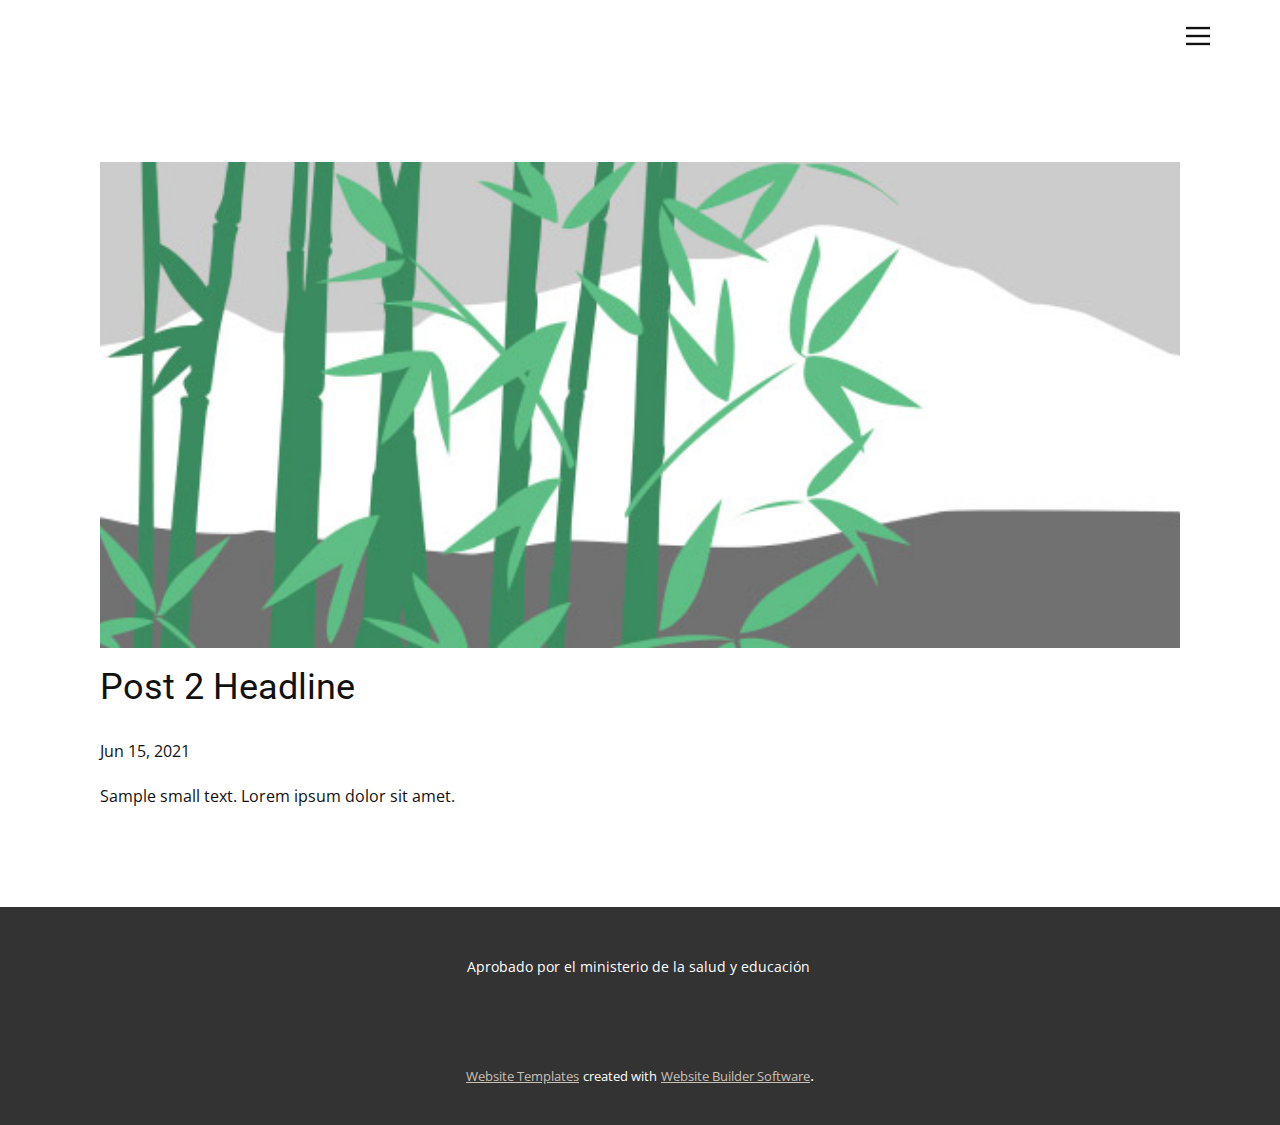
<file: blog/post-1.html>
<!doctype html>
<html style="font-size: 16px;"><head>
    <meta name="viewport" content="width=device-width, initial-scale=1.0">
    <meta charset="utf-8">
    <meta name="keywords" content="Post 1 Headline">
    <meta name="description" content="">
    <meta name="page_type" content="np-template-header-footer-from-plugin">
    <title>Post 2 Headline</title>
    <link rel="stylesheet" href="../nicepage.css" media="screen">
<link rel="stylesheet" href="../Post-Template.css" media="screen">
    <script class="u-script" type="text/javascript" src="../jquery.js" defer=""></script>
    <script class="u-script" type="text/javascript" src="../nicepage.js" defer=""></script>
    <meta name="generator" content="Nicepage 3.17.5, nicepage.com">
    <link id="u-theme-google-font" rel="stylesheet" href="https://fonts.googleapis.com/css?family=Roboto:100,100i,300,300i,400,400i,500,500i,700,700i,900,900i|Open+Sans:300,300i,400,400i,600,600i,700,700i,800,800i">
    
    
    <script type="application/ld+json">{
		"@context": "http://schema.org",
		"@type": "Organization",
		"name": "alcohol en gel"
}</script>
    <meta property="og:title" content="Post Template">
    <meta property="og:type" content="website">
    <meta name="theme-color" content="#c9c0b6">
  </head>
  <body class="u-body"><header class="u-align-right u-clearfix u-header u-header" id="sec-b9c8"><div class="u-clearfix u-sheet u-sheet-1">
        <nav class="u-align-left u-menu u-menu-dropdown u-offcanvas u-menu-1" data-responsive-from="XL">
          <div class="menu-collapse">
            <a class="u-button-style u-nav-link" href="#" style="padding: 4px 0px; font-size: calc(1em + 8px);">
              <svg class="u-svg-link" preserveAspectRatio="xMidYMin slice" viewBox="0 0 302 302" style=""><use xmlns:xlink="http://www.w3.org/1999/xlink" xlink:href="#svg-5c50"></use></svg>
              <svg xmlns="http://www.w3.org/2000/svg" xmlns:xlink="http://www.w3.org/1999/xlink" version="1.1" id="svg-5c50" x="0px" y="0px" viewBox="0 0 302 302" style="enable-background:new 0 0 302 302;" xml:space="preserve" class="u-svg-content"><g><rect y="36" width="302" height="30"></rect><rect y="236" width="302" height="30"></rect><rect y="136" width="302" height="30"></rect>
</g><g></g><g></g><g></g><g></g><g></g><g></g><g></g><g></g><g></g><g></g><g></g><g></g><g></g><g></g><g></g></svg>
            </a>
          </div>
          <div class="u-custom-menu u-nav-container">
            <ul class="u-nav u-unstyled u-nav-1"><li class="u-nav-item"><a class="u-button-style u-nav-link u-text-active-palette-1-base u-text-hover-palette-2-base" href="../Home.html" style="padding: 10px 20px;">Home</a>
</li><li class="u-nav-item"><a class="u-button-style u-nav-link u-text-active-palette-1-base u-text-hover-palette-2-base" href="../About.html" style="padding: 10px 20px;">About</a>
</li><li class="u-nav-item"><a class="u-button-style u-nav-link u-text-active-palette-1-base u-text-hover-palette-2-base" href="../Contact.html" style="padding: 10px 20px;">Contact</a>
</li><li class="u-nav-item"><a class="u-button-style u-nav-link u-text-active-palette-1-base u-text-hover-palette-2-base" href="../Home.html" style="padding: 10px 20px;">Home</a>
</li></ul>
          </div>
          <div class="u-custom-menu u-nav-container-collapse">
            <div class="u-align-center u-black u-container-style u-inner-container-layout u-opacity u-opacity-95 u-sidenav">
              <div class="u-sidenav-overflow">
                <div class="u-menu-close"></div>
                <ul class="u-align-center u-nav u-popupmenu-items u-unstyled u-nav-2"><li class="u-nav-item"><a class="u-button-style u-nav-link" href="../Home.html">Home</a>
</li><li class="u-nav-item"><a class="u-button-style u-nav-link" href="../About.html">About</a>
</li><li class="u-nav-item"><a class="u-button-style u-nav-link" href="../Contact.html">Contact</a>
</li></ul>
              </div>
            </div>
            <div class="u-black u-menu-overlay u-opacity u-opacity-70"></div>
          </div>
        </nav>
      </div></header>
    <section class="u-align-center u-clearfix u-section-1" id="sec-034f">
      <div class="u-clearfix u-sheet u-valign-middle-md u-valign-middle-sm u-valign-middle-xs u-sheet-1"><!--post_details--><!--post_details_options_json--><!--{"source":""}--><!--/post_details_options_json--><!--blog_post-->
        <div class="u-container-style u-expanded-width u-post-details u-post-details-1">
          <div class="u-container-layout u-valign-middle u-container-layout-1"><!--blog_post_image-->
            <img alt="" class="u-blog-control u-expanded-width u-image u-image-default u-image-1" src="[data-uri]"><!--/blog_post_image--><!--blog_post_header-->
            <h2 class="u-blog-control u-text u-text-1">Post 2 Headline</h2><!--/blog_post_header--><!--blog_post_metadata-->
            <div class="u-blog-control u-metadata u-metadata-1"><!--blog_post_metadata_date-->
              <span class="u-meta-date u-meta-icon">Jun 15, 2021</span><!--/blog_post_metadata_date--><!--blog_post_metadata_category-->
              <!--/blog_post_metadata_category--><!--blog_post_metadata_comments-->
              <!--/blog_post_metadata_comments-->
            </div><!--/blog_post_metadata--><!--blog_post_content-->
            <div class="u-align-justify u-blog-control u-post-content u-text u-text-2 fr-view">
  Sample small text. Lorem ipsum dolor sit amet.
  </div><!--/blog_post_content-->
          </div>
        </div><!--/blog_post--><!--/post_details-->
      </div>
    </section>
    
    
    <footer class="u-align-center u-clearfix u-footer u-grey-80 u-footer" id="sec-cc5c"><div class="u-clearfix u-sheet u-sheet-1">
        <p class="u-small-text u-text u-text-variant u-text-1">Aprobado por el ministerio de la salud y educación&nbsp;</p>
      </div></footer>
    <section class="u-backlink u-clearfix u-grey-80">
      <a class="u-link" href="https://nicepage.com/website-templates" target="_blank">
        <span>Website Templates</span>
      </a>
      <p class="u-text">
        <span>created with</span>
      </p>
      <a class="u-link" href="https://nicepage.com/" target="_blank">
        <span>Website Builder Software</span>
      </a>. 
    </section>
  
</body></html>
</file>
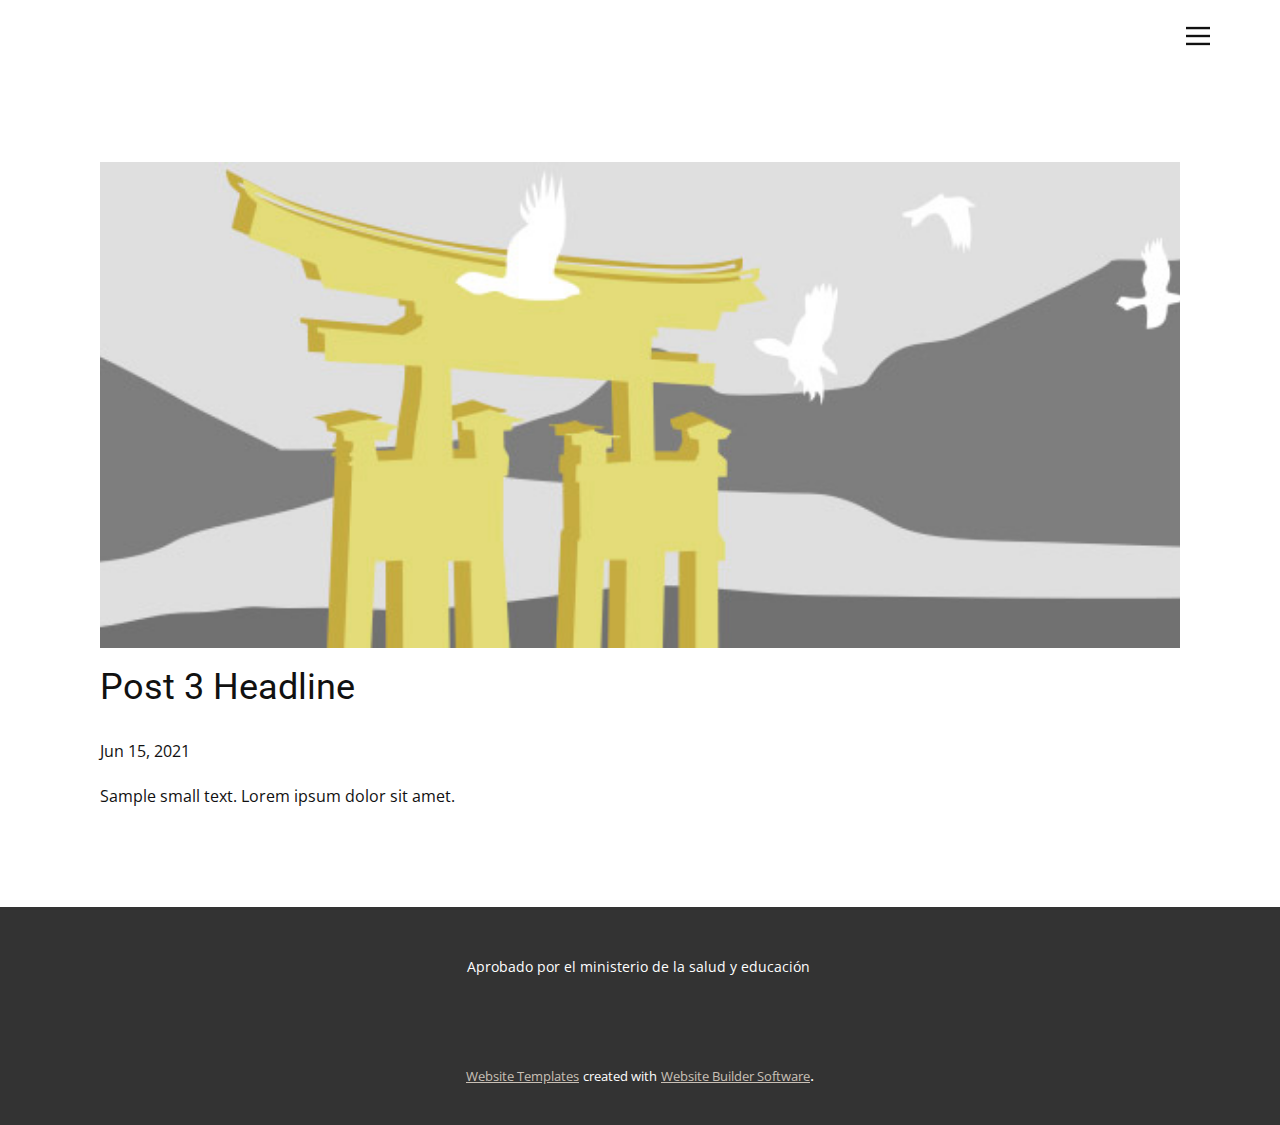
<file: blog/post-2.html>
<!doctype html>
<html style="font-size: 16px;"><head>
    <meta name="viewport" content="width=device-width, initial-scale=1.0">
    <meta charset="utf-8">
    <meta name="keywords" content="Post 1 Headline">
    <meta name="description" content="">
    <meta name="page_type" content="np-template-header-footer-from-plugin">
    <title>Post 3 Headline</title>
    <link rel="stylesheet" href="../nicepage.css" media="screen">
<link rel="stylesheet" href="../Post-Template.css" media="screen">
    <script class="u-script" type="text/javascript" src="../jquery.js" defer=""></script>
    <script class="u-script" type="text/javascript" src="../nicepage.js" defer=""></script>
    <meta name="generator" content="Nicepage 3.17.5, nicepage.com">
    <link id="u-theme-google-font" rel="stylesheet" href="https://fonts.googleapis.com/css?family=Roboto:100,100i,300,300i,400,400i,500,500i,700,700i,900,900i|Open+Sans:300,300i,400,400i,600,600i,700,700i,800,800i">
    
    
    <script type="application/ld+json">{
		"@context": "http://schema.org",
		"@type": "Organization",
		"name": "alcohol en gel"
}</script>
    <meta property="og:title" content="Post Template">
    <meta property="og:type" content="website">
    <meta name="theme-color" content="#c9c0b6">
  </head>
  <body class="u-body"><header class="u-align-right u-clearfix u-header u-header" id="sec-b9c8"><div class="u-clearfix u-sheet u-sheet-1">
        <nav class="u-align-left u-menu u-menu-dropdown u-offcanvas u-menu-1" data-responsive-from="XL">
          <div class="menu-collapse">
            <a class="u-button-style u-nav-link" href="#" style="padding: 4px 0px; font-size: calc(1em + 8px);">
              <svg class="u-svg-link" preserveAspectRatio="xMidYMin slice" viewBox="0 0 302 302" style=""><use xmlns:xlink="http://www.w3.org/1999/xlink" xlink:href="#svg-5c50"></use></svg>
              <svg xmlns="http://www.w3.org/2000/svg" xmlns:xlink="http://www.w3.org/1999/xlink" version="1.1" id="svg-5c50" x="0px" y="0px" viewBox="0 0 302 302" style="enable-background:new 0 0 302 302;" xml:space="preserve" class="u-svg-content"><g><rect y="36" width="302" height="30"></rect><rect y="236" width="302" height="30"></rect><rect y="136" width="302" height="30"></rect>
</g><g></g><g></g><g></g><g></g><g></g><g></g><g></g><g></g><g></g><g></g><g></g><g></g><g></g><g></g><g></g></svg>
            </a>
          </div>
          <div class="u-custom-menu u-nav-container">
            <ul class="u-nav u-unstyled u-nav-1"><li class="u-nav-item"><a class="u-button-style u-nav-link u-text-active-palette-1-base u-text-hover-palette-2-base" href="../Home.html" style="padding: 10px 20px;">Home</a>
</li><li class="u-nav-item"><a class="u-button-style u-nav-link u-text-active-palette-1-base u-text-hover-palette-2-base" href="../About.html" style="padding: 10px 20px;">About</a>
</li><li class="u-nav-item"><a class="u-button-style u-nav-link u-text-active-palette-1-base u-text-hover-palette-2-base" href="../Contact.html" style="padding: 10px 20px;">Contact</a>
</li><li class="u-nav-item"><a class="u-button-style u-nav-link u-text-active-palette-1-base u-text-hover-palette-2-base" href="../Home.html" style="padding: 10px 20px;">Home</a>
</li></ul>
          </div>
          <div class="u-custom-menu u-nav-container-collapse">
            <div class="u-align-center u-black u-container-style u-inner-container-layout u-opacity u-opacity-95 u-sidenav">
              <div class="u-sidenav-overflow">
                <div class="u-menu-close"></div>
                <ul class="u-align-center u-nav u-popupmenu-items u-unstyled u-nav-2"><li class="u-nav-item"><a class="u-button-style u-nav-link" href="../Home.html">Home</a>
</li><li class="u-nav-item"><a class="u-button-style u-nav-link" href="../About.html">About</a>
</li><li class="u-nav-item"><a class="u-button-style u-nav-link" href="../Contact.html">Contact</a>
</li></ul>
              </div>
            </div>
            <div class="u-black u-menu-overlay u-opacity u-opacity-70"></div>
          </div>
        </nav>
      </div></header>
    <section class="u-align-center u-clearfix u-section-1" id="sec-034f">
      <div class="u-clearfix u-sheet u-valign-middle-md u-valign-middle-sm u-valign-middle-xs u-sheet-1"><!--post_details--><!--post_details_options_json--><!--{"source":""}--><!--/post_details_options_json--><!--blog_post-->
        <div class="u-container-style u-expanded-width u-post-details u-post-details-1">
          <div class="u-container-layout u-valign-middle u-container-layout-1"><!--blog_post_image-->
            <img alt="" class="u-blog-control u-expanded-width u-image u-image-default u-image-1" src="[data-uri]"><!--/blog_post_image--><!--blog_post_header-->
            <h2 class="u-blog-control u-text u-text-1">Post 3 Headline</h2><!--/blog_post_header--><!--blog_post_metadata-->
            <div class="u-blog-control u-metadata u-metadata-1"><!--blog_post_metadata_date-->
              <span class="u-meta-date u-meta-icon">Jun 15, 2021</span><!--/blog_post_metadata_date--><!--blog_post_metadata_category-->
              <!--/blog_post_metadata_category--><!--blog_post_metadata_comments-->
              <!--/blog_post_metadata_comments-->
            </div><!--/blog_post_metadata--><!--blog_post_content-->
            <div class="u-align-justify u-blog-control u-post-content u-text u-text-2 fr-view">
  Sample small text. Lorem ipsum dolor sit amet.
  </div><!--/blog_post_content-->
          </div>
        </div><!--/blog_post--><!--/post_details-->
      </div>
    </section>
    
    
    <footer class="u-align-center u-clearfix u-footer u-grey-80 u-footer" id="sec-cc5c"><div class="u-clearfix u-sheet u-sheet-1">
        <p class="u-small-text u-text u-text-variant u-text-1">Aprobado por el ministerio de la salud y educación&nbsp;</p>
      </div></footer>
    <section class="u-backlink u-clearfix u-grey-80">
      <a class="u-link" href="https://nicepage.com/website-templates" target="_blank">
        <span>Website Templates</span>
      </a>
      <p class="u-text">
        <span>created with</span>
      </p>
      <a class="u-link" href="https://nicepage.com/" target="_blank">
        <span>Website Builder Software</span>
      </a>. 
    </section>
  
</body></html>
</file>
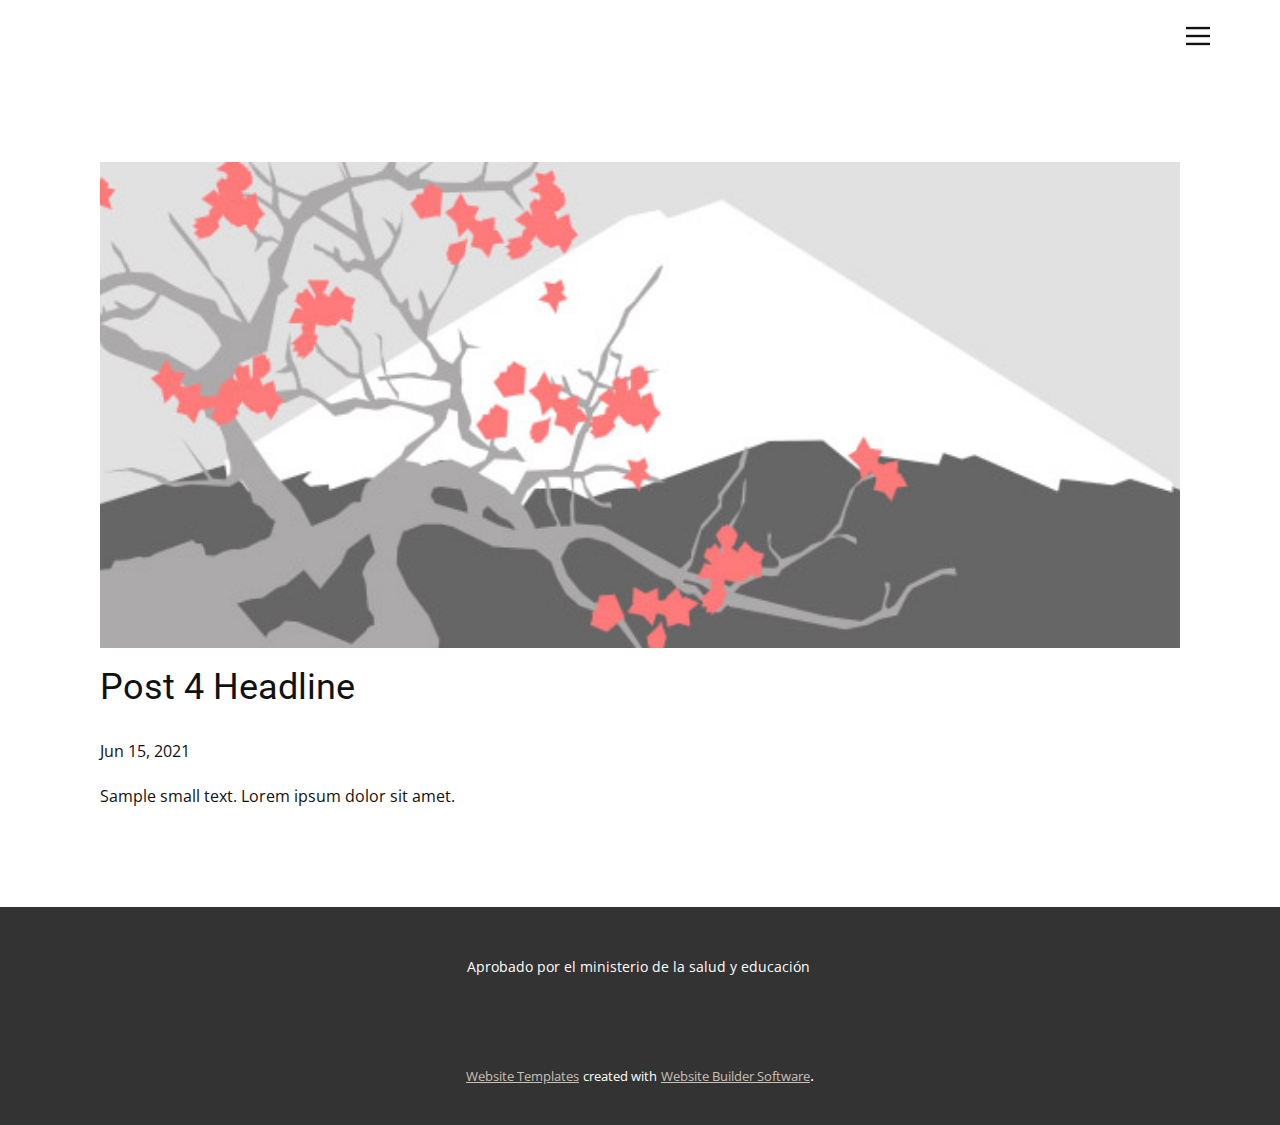
<file: blog/post-3.html>
<!doctype html>
<html style="font-size: 16px;"><head>
    <meta name="viewport" content="width=device-width, initial-scale=1.0">
    <meta charset="utf-8">
    <meta name="keywords" content="Post 1 Headline">
    <meta name="description" content="">
    <meta name="page_type" content="np-template-header-footer-from-plugin">
    <title>Post 4 Headline</title>
    <link rel="stylesheet" href="../nicepage.css" media="screen">
<link rel="stylesheet" href="../Post-Template.css" media="screen">
    <script class="u-script" type="text/javascript" src="../jquery.js" defer=""></script>
    <script class="u-script" type="text/javascript" src="../nicepage.js" defer=""></script>
    <meta name="generator" content="Nicepage 3.17.5, nicepage.com">
    <link id="u-theme-google-font" rel="stylesheet" href="https://fonts.googleapis.com/css?family=Roboto:100,100i,300,300i,400,400i,500,500i,700,700i,900,900i|Open+Sans:300,300i,400,400i,600,600i,700,700i,800,800i">
    
    
    <script type="application/ld+json">{
		"@context": "http://schema.org",
		"@type": "Organization",
		"name": "alcohol en gel"
}</script>
    <meta property="og:title" content="Post Template">
    <meta property="og:type" content="website">
    <meta name="theme-color" content="#c9c0b6">
  </head>
  <body class="u-body"><header class="u-align-right u-clearfix u-header u-header" id="sec-b9c8"><div class="u-clearfix u-sheet u-sheet-1">
        <nav class="u-align-left u-menu u-menu-dropdown u-offcanvas u-menu-1" data-responsive-from="XL">
          <div class="menu-collapse">
            <a class="u-button-style u-nav-link" href="#" style="padding: 4px 0px; font-size: calc(1em + 8px);">
              <svg class="u-svg-link" preserveAspectRatio="xMidYMin slice" viewBox="0 0 302 302" style=""><use xmlns:xlink="http://www.w3.org/1999/xlink" xlink:href="#svg-5c50"></use></svg>
              <svg xmlns="http://www.w3.org/2000/svg" xmlns:xlink="http://www.w3.org/1999/xlink" version="1.1" id="svg-5c50" x="0px" y="0px" viewBox="0 0 302 302" style="enable-background:new 0 0 302 302;" xml:space="preserve" class="u-svg-content"><g><rect y="36" width="302" height="30"></rect><rect y="236" width="302" height="30"></rect><rect y="136" width="302" height="30"></rect>
</g><g></g><g></g><g></g><g></g><g></g><g></g><g></g><g></g><g></g><g></g><g></g><g></g><g></g><g></g><g></g></svg>
            </a>
          </div>
          <div class="u-custom-menu u-nav-container">
            <ul class="u-nav u-unstyled u-nav-1"><li class="u-nav-item"><a class="u-button-style u-nav-link u-text-active-palette-1-base u-text-hover-palette-2-base" href="../Home.html" style="padding: 10px 20px;">Home</a>
</li><li class="u-nav-item"><a class="u-button-style u-nav-link u-text-active-palette-1-base u-text-hover-palette-2-base" href="../About.html" style="padding: 10px 20px;">About</a>
</li><li class="u-nav-item"><a class="u-button-style u-nav-link u-text-active-palette-1-base u-text-hover-palette-2-base" href="../Contact.html" style="padding: 10px 20px;">Contact</a>
</li><li class="u-nav-item"><a class="u-button-style u-nav-link u-text-active-palette-1-base u-text-hover-palette-2-base" href="../Home.html" style="padding: 10px 20px;">Home</a>
</li></ul>
          </div>
          <div class="u-custom-menu u-nav-container-collapse">
            <div class="u-align-center u-black u-container-style u-inner-container-layout u-opacity u-opacity-95 u-sidenav">
              <div class="u-sidenav-overflow">
                <div class="u-menu-close"></div>
                <ul class="u-align-center u-nav u-popupmenu-items u-unstyled u-nav-2"><li class="u-nav-item"><a class="u-button-style u-nav-link" href="../Home.html">Home</a>
</li><li class="u-nav-item"><a class="u-button-style u-nav-link" href="../About.html">About</a>
</li><li class="u-nav-item"><a class="u-button-style u-nav-link" href="../Contact.html">Contact</a>
</li></ul>
              </div>
            </div>
            <div class="u-black u-menu-overlay u-opacity u-opacity-70"></div>
          </div>
        </nav>
      </div></header>
    <section class="u-align-center u-clearfix u-section-1" id="sec-034f">
      <div class="u-clearfix u-sheet u-valign-middle-md u-valign-middle-sm u-valign-middle-xs u-sheet-1"><!--post_details--><!--post_details_options_json--><!--{"source":""}--><!--/post_details_options_json--><!--blog_post-->
        <div class="u-container-style u-expanded-width u-post-details u-post-details-1">
          <div class="u-container-layout u-valign-middle u-container-layout-1"><!--blog_post_image-->
            <img alt="" class="u-blog-control u-expanded-width u-image u-image-default u-image-1" src="[data-uri]"><!--/blog_post_image--><!--blog_post_header-->
            <h2 class="u-blog-control u-text u-text-1">Post 4 Headline</h2><!--/blog_post_header--><!--blog_post_metadata-->
            <div class="u-blog-control u-metadata u-metadata-1"><!--blog_post_metadata_date-->
              <span class="u-meta-date u-meta-icon">Jun 15, 2021</span><!--/blog_post_metadata_date--><!--blog_post_metadata_category-->
              <!--/blog_post_metadata_category--><!--blog_post_metadata_comments-->
              <!--/blog_post_metadata_comments-->
            </div><!--/blog_post_metadata--><!--blog_post_content-->
            <div class="u-align-justify u-blog-control u-post-content u-text u-text-2 fr-view">
  Sample small text. Lorem ipsum dolor sit amet.
  </div><!--/blog_post_content-->
          </div>
        </div><!--/blog_post--><!--/post_details-->
      </div>
    </section>
    
    
    <footer class="u-align-center u-clearfix u-footer u-grey-80 u-footer" id="sec-cc5c"><div class="u-clearfix u-sheet u-sheet-1">
        <p class="u-small-text u-text u-text-variant u-text-1">Aprobado por el ministerio de la salud y educación&nbsp;</p>
      </div></footer>
    <section class="u-backlink u-clearfix u-grey-80">
      <a class="u-link" href="https://nicepage.com/website-templates" target="_blank">
        <span>Website Templates</span>
      </a>
      <p class="u-text">
        <span>created with</span>
      </p>
      <a class="u-link" href="https://nicepage.com/" target="_blank">
        <span>Website Builder Software</span>
      </a>. 
    </section>
  
</body></html>
</file>
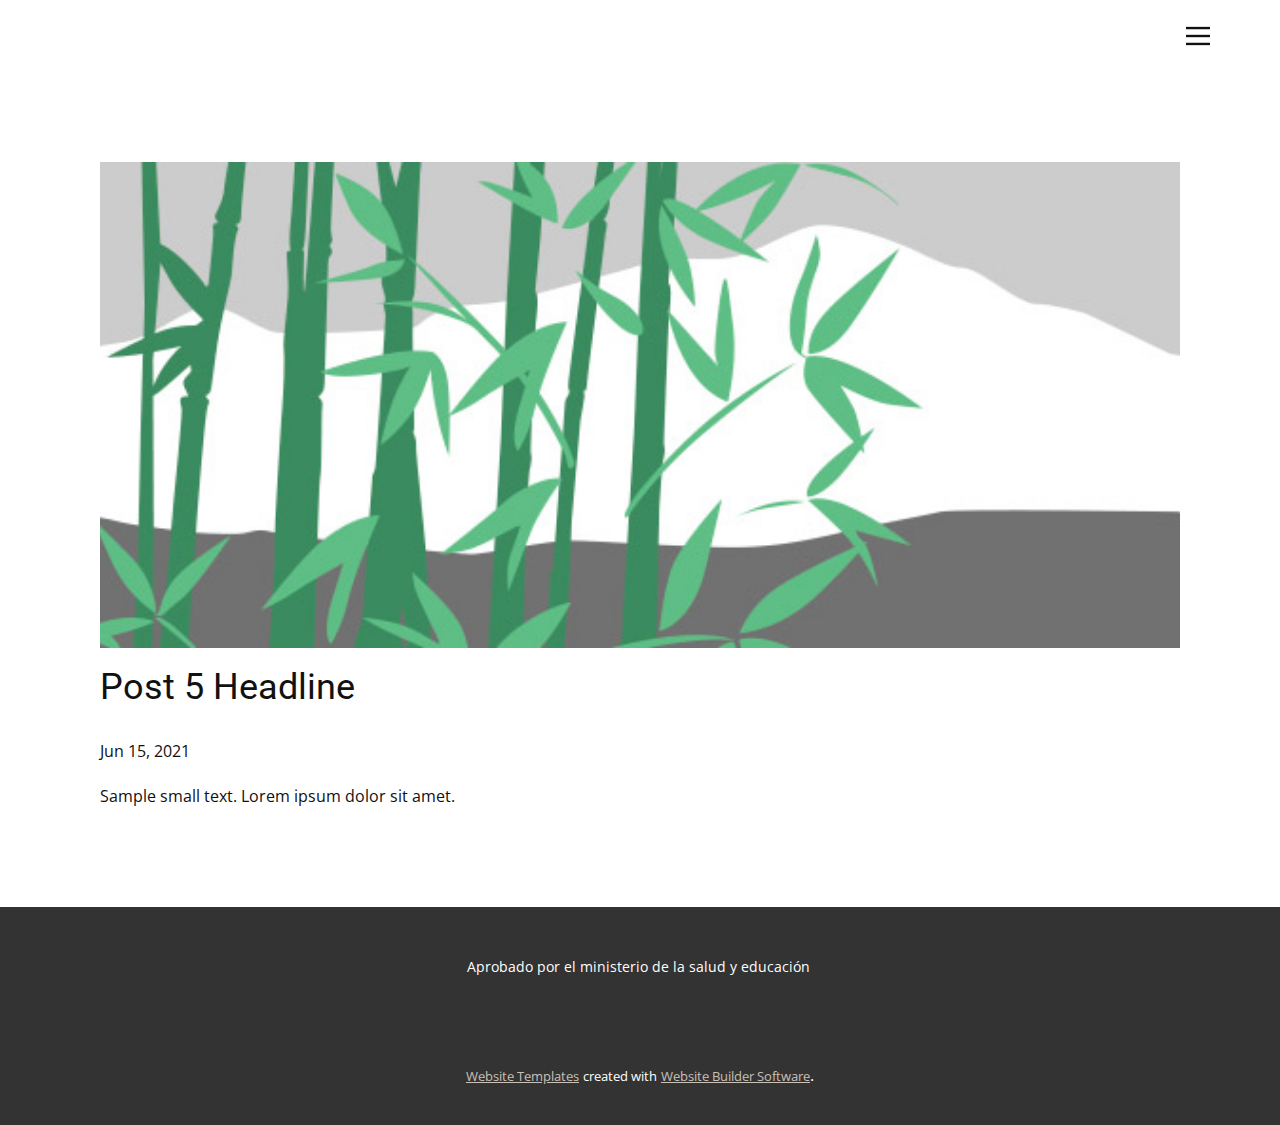
<file: blog/post-4.html>
<!doctype html>
<html style="font-size: 16px;"><head>
    <meta name="viewport" content="width=device-width, initial-scale=1.0">
    <meta charset="utf-8">
    <meta name="keywords" content="Post 1 Headline">
    <meta name="description" content="">
    <meta name="page_type" content="np-template-header-footer-from-plugin">
    <title>Post 5 Headline</title>
    <link rel="stylesheet" href="../nicepage.css" media="screen">
<link rel="stylesheet" href="../Post-Template.css" media="screen">
    <script class="u-script" type="text/javascript" src="../jquery.js" defer=""></script>
    <script class="u-script" type="text/javascript" src="../nicepage.js" defer=""></script>
    <meta name="generator" content="Nicepage 3.17.5, nicepage.com">
    <link id="u-theme-google-font" rel="stylesheet" href="https://fonts.googleapis.com/css?family=Roboto:100,100i,300,300i,400,400i,500,500i,700,700i,900,900i|Open+Sans:300,300i,400,400i,600,600i,700,700i,800,800i">
    
    
    <script type="application/ld+json">{
		"@context": "http://schema.org",
		"@type": "Organization",
		"name": "alcohol en gel"
}</script>
    <meta property="og:title" content="Post Template">
    <meta property="og:type" content="website">
    <meta name="theme-color" content="#c9c0b6">
  </head>
  <body class="u-body"><header class="u-align-right u-clearfix u-header u-header" id="sec-b9c8"><div class="u-clearfix u-sheet u-sheet-1">
        <nav class="u-align-left u-menu u-menu-dropdown u-offcanvas u-menu-1" data-responsive-from="XL">
          <div class="menu-collapse">
            <a class="u-button-style u-nav-link" href="#" style="padding: 4px 0px; font-size: calc(1em + 8px);">
              <svg class="u-svg-link" preserveAspectRatio="xMidYMin slice" viewBox="0 0 302 302" style=""><use xmlns:xlink="http://www.w3.org/1999/xlink" xlink:href="#svg-5c50"></use></svg>
              <svg xmlns="http://www.w3.org/2000/svg" xmlns:xlink="http://www.w3.org/1999/xlink" version="1.1" id="svg-5c50" x="0px" y="0px" viewBox="0 0 302 302" style="enable-background:new 0 0 302 302;" xml:space="preserve" class="u-svg-content"><g><rect y="36" width="302" height="30"></rect><rect y="236" width="302" height="30"></rect><rect y="136" width="302" height="30"></rect>
</g><g></g><g></g><g></g><g></g><g></g><g></g><g></g><g></g><g></g><g></g><g></g><g></g><g></g><g></g><g></g></svg>
            </a>
          </div>
          <div class="u-custom-menu u-nav-container">
            <ul class="u-nav u-unstyled u-nav-1"><li class="u-nav-item"><a class="u-button-style u-nav-link u-text-active-palette-1-base u-text-hover-palette-2-base" href="../Home.html" style="padding: 10px 20px;">Home</a>
</li><li class="u-nav-item"><a class="u-button-style u-nav-link u-text-active-palette-1-base u-text-hover-palette-2-base" href="../About.html" style="padding: 10px 20px;">About</a>
</li><li class="u-nav-item"><a class="u-button-style u-nav-link u-text-active-palette-1-base u-text-hover-palette-2-base" href="../Contact.html" style="padding: 10px 20px;">Contact</a>
</li><li class="u-nav-item"><a class="u-button-style u-nav-link u-text-active-palette-1-base u-text-hover-palette-2-base" href="../Home.html" style="padding: 10px 20px;">Home</a>
</li></ul>
          </div>
          <div class="u-custom-menu u-nav-container-collapse">
            <div class="u-align-center u-black u-container-style u-inner-container-layout u-opacity u-opacity-95 u-sidenav">
              <div class="u-sidenav-overflow">
                <div class="u-menu-close"></div>
                <ul class="u-align-center u-nav u-popupmenu-items u-unstyled u-nav-2"><li class="u-nav-item"><a class="u-button-style u-nav-link" href="../Home.html">Home</a>
</li><li class="u-nav-item"><a class="u-button-style u-nav-link" href="../About.html">About</a>
</li><li class="u-nav-item"><a class="u-button-style u-nav-link" href="../Contact.html">Contact</a>
</li></ul>
              </div>
            </div>
            <div class="u-black u-menu-overlay u-opacity u-opacity-70"></div>
          </div>
        </nav>
      </div></header>
    <section class="u-align-center u-clearfix u-section-1" id="sec-034f">
      <div class="u-clearfix u-sheet u-valign-middle-md u-valign-middle-sm u-valign-middle-xs u-sheet-1"><!--post_details--><!--post_details_options_json--><!--{"source":""}--><!--/post_details_options_json--><!--blog_post-->
        <div class="u-container-style u-expanded-width u-post-details u-post-details-1">
          <div class="u-container-layout u-valign-middle u-container-layout-1"><!--blog_post_image-->
            <img alt="" class="u-blog-control u-expanded-width u-image u-image-default u-image-1" src="[data-uri]"><!--/blog_post_image--><!--blog_post_header-->
            <h2 class="u-blog-control u-text u-text-1">Post 5 Headline</h2><!--/blog_post_header--><!--blog_post_metadata-->
            <div class="u-blog-control u-metadata u-metadata-1"><!--blog_post_metadata_date-->
              <span class="u-meta-date u-meta-icon">Jun 15, 2021</span><!--/blog_post_metadata_date--><!--blog_post_metadata_category-->
              <!--/blog_post_metadata_category--><!--blog_post_metadata_comments-->
              <!--/blog_post_metadata_comments-->
            </div><!--/blog_post_metadata--><!--blog_post_content-->
            <div class="u-align-justify u-blog-control u-post-content u-text u-text-2 fr-view">
  Sample small text. Lorem ipsum dolor sit amet.
  </div><!--/blog_post_content-->
          </div>
        </div><!--/blog_post--><!--/post_details-->
      </div>
    </section>
    
    
    <footer class="u-align-center u-clearfix u-footer u-grey-80 u-footer" id="sec-cc5c"><div class="u-clearfix u-sheet u-sheet-1">
        <p class="u-small-text u-text u-text-variant u-text-1">Aprobado por el ministerio de la salud y educación&nbsp;</p>
      </div></footer>
    <section class="u-backlink u-clearfix u-grey-80">
      <a class="u-link" href="https://nicepage.com/website-templates" target="_blank">
        <span>Website Templates</span>
      </a>
      <p class="u-text">
        <span>created with</span>
      </p>
      <a class="u-link" href="https://nicepage.com/" target="_blank">
        <span>Website Builder Software</span>
      </a>. 
    </section>
  
</body></html>
</file>
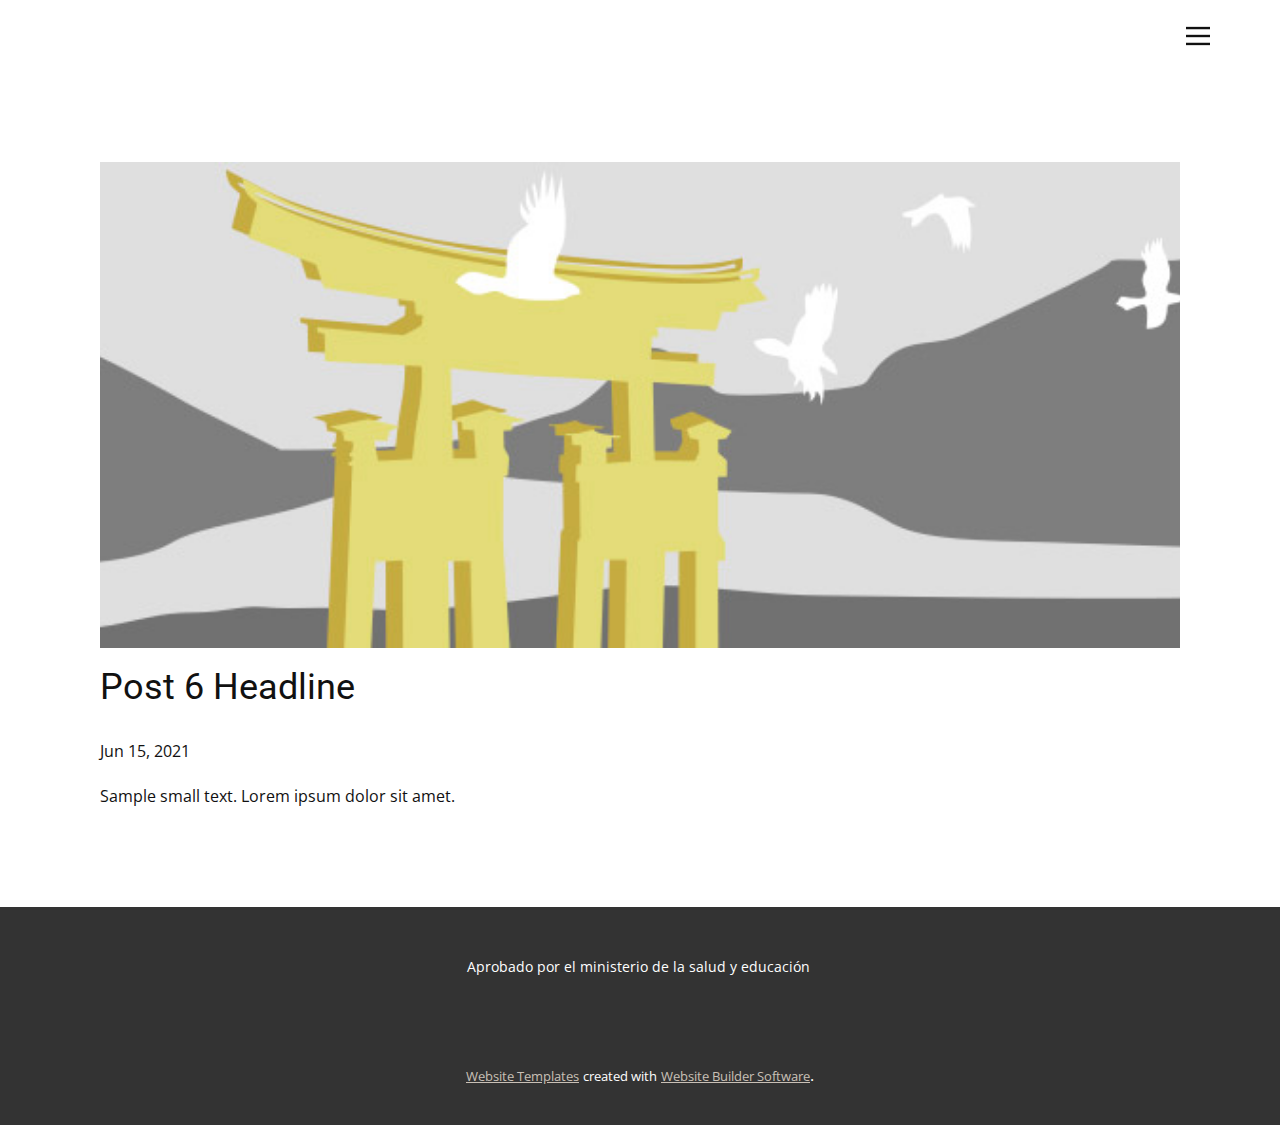
<file: blog/post-5.html>
<!doctype html>
<html style="font-size: 16px;"><head>
    <meta name="viewport" content="width=device-width, initial-scale=1.0">
    <meta charset="utf-8">
    <meta name="keywords" content="Post 1 Headline">
    <meta name="description" content="">
    <meta name="page_type" content="np-template-header-footer-from-plugin">
    <title>Post 6 Headline</title>
    <link rel="stylesheet" href="../nicepage.css" media="screen">
<link rel="stylesheet" href="../Post-Template.css" media="screen">
    <script class="u-script" type="text/javascript" src="../jquery.js" defer=""></script>
    <script class="u-script" type="text/javascript" src="../nicepage.js" defer=""></script>
    <meta name="generator" content="Nicepage 3.17.5, nicepage.com">
    <link id="u-theme-google-font" rel="stylesheet" href="https://fonts.googleapis.com/css?family=Roboto:100,100i,300,300i,400,400i,500,500i,700,700i,900,900i|Open+Sans:300,300i,400,400i,600,600i,700,700i,800,800i">
    
    
    <script type="application/ld+json">{
		"@context": "http://schema.org",
		"@type": "Organization",
		"name": "alcohol en gel"
}</script>
    <meta property="og:title" content="Post Template">
    <meta property="og:type" content="website">
    <meta name="theme-color" content="#c9c0b6">
  </head>
  <body class="u-body"><header class="u-align-right u-clearfix u-header u-header" id="sec-b9c8"><div class="u-clearfix u-sheet u-sheet-1">
        <nav class="u-align-left u-menu u-menu-dropdown u-offcanvas u-menu-1" data-responsive-from="XL">
          <div class="menu-collapse">
            <a class="u-button-style u-nav-link" href="#" style="padding: 4px 0px; font-size: calc(1em + 8px);">
              <svg class="u-svg-link" preserveAspectRatio="xMidYMin slice" viewBox="0 0 302 302" style=""><use xmlns:xlink="http://www.w3.org/1999/xlink" xlink:href="#svg-5c50"></use></svg>
              <svg xmlns="http://www.w3.org/2000/svg" xmlns:xlink="http://www.w3.org/1999/xlink" version="1.1" id="svg-5c50" x="0px" y="0px" viewBox="0 0 302 302" style="enable-background:new 0 0 302 302;" xml:space="preserve" class="u-svg-content"><g><rect y="36" width="302" height="30"></rect><rect y="236" width="302" height="30"></rect><rect y="136" width="302" height="30"></rect>
</g><g></g><g></g><g></g><g></g><g></g><g></g><g></g><g></g><g></g><g></g><g></g><g></g><g></g><g></g><g></g></svg>
            </a>
          </div>
          <div class="u-custom-menu u-nav-container">
            <ul class="u-nav u-unstyled u-nav-1"><li class="u-nav-item"><a class="u-button-style u-nav-link u-text-active-palette-1-base u-text-hover-palette-2-base" href="../Home.html" style="padding: 10px 20px;">Home</a>
</li><li class="u-nav-item"><a class="u-button-style u-nav-link u-text-active-palette-1-base u-text-hover-palette-2-base" href="../About.html" style="padding: 10px 20px;">About</a>
</li><li class="u-nav-item"><a class="u-button-style u-nav-link u-text-active-palette-1-base u-text-hover-palette-2-base" href="../Contact.html" style="padding: 10px 20px;">Contact</a>
</li><li class="u-nav-item"><a class="u-button-style u-nav-link u-text-active-palette-1-base u-text-hover-palette-2-base" href="../Home.html" style="padding: 10px 20px;">Home</a>
</li></ul>
          </div>
          <div class="u-custom-menu u-nav-container-collapse">
            <div class="u-align-center u-black u-container-style u-inner-container-layout u-opacity u-opacity-95 u-sidenav">
              <div class="u-sidenav-overflow">
                <div class="u-menu-close"></div>
                <ul class="u-align-center u-nav u-popupmenu-items u-unstyled u-nav-2"><li class="u-nav-item"><a class="u-button-style u-nav-link" href="../Home.html">Home</a>
</li><li class="u-nav-item"><a class="u-button-style u-nav-link" href="../About.html">About</a>
</li><li class="u-nav-item"><a class="u-button-style u-nav-link" href="../Contact.html">Contact</a>
</li></ul>
              </div>
            </div>
            <div class="u-black u-menu-overlay u-opacity u-opacity-70"></div>
          </div>
        </nav>
      </div></header>
    <section class="u-align-center u-clearfix u-section-1" id="sec-034f">
      <div class="u-clearfix u-sheet u-valign-middle-md u-valign-middle-sm u-valign-middle-xs u-sheet-1"><!--post_details--><!--post_details_options_json--><!--{"source":""}--><!--/post_details_options_json--><!--blog_post-->
        <div class="u-container-style u-expanded-width u-post-details u-post-details-1">
          <div class="u-container-layout u-valign-middle u-container-layout-1"><!--blog_post_image-->
            <img alt="" class="u-blog-control u-expanded-width u-image u-image-default u-image-1" src="[data-uri]"><!--/blog_post_image--><!--blog_post_header-->
            <h2 class="u-blog-control u-text u-text-1">Post 6 Headline</h2><!--/blog_post_header--><!--blog_post_metadata-->
            <div class="u-blog-control u-metadata u-metadata-1"><!--blog_post_metadata_date-->
              <span class="u-meta-date u-meta-icon">Jun 15, 2021</span><!--/blog_post_metadata_date--><!--blog_post_metadata_category-->
              <!--/blog_post_metadata_category--><!--blog_post_metadata_comments-->
              <!--/blog_post_metadata_comments-->
            </div><!--/blog_post_metadata--><!--blog_post_content-->
            <div class="u-align-justify u-blog-control u-post-content u-text u-text-2 fr-view">
  Sample small text. Lorem ipsum dolor sit amet.
  </div><!--/blog_post_content-->
          </div>
        </div><!--/blog_post--><!--/post_details-->
      </div>
    </section>
    
    
    <footer class="u-align-center u-clearfix u-footer u-grey-80 u-footer" id="sec-cc5c"><div class="u-clearfix u-sheet u-sheet-1">
        <p class="u-small-text u-text u-text-variant u-text-1">Aprobado por el ministerio de la salud y educación&nbsp;</p>
      </div></footer>
    <section class="u-backlink u-clearfix u-grey-80">
      <a class="u-link" href="https://nicepage.com/website-templates" target="_blank">
        <span>Website Templates</span>
      </a>
      <p class="u-text">
        <span>created with</span>
      </p>
      <a class="u-link" href="https://nicepage.com/" target="_blank">
        <span>Website Builder Software</span>
      </a>. 
    </section>
  
</body></html>
</file>
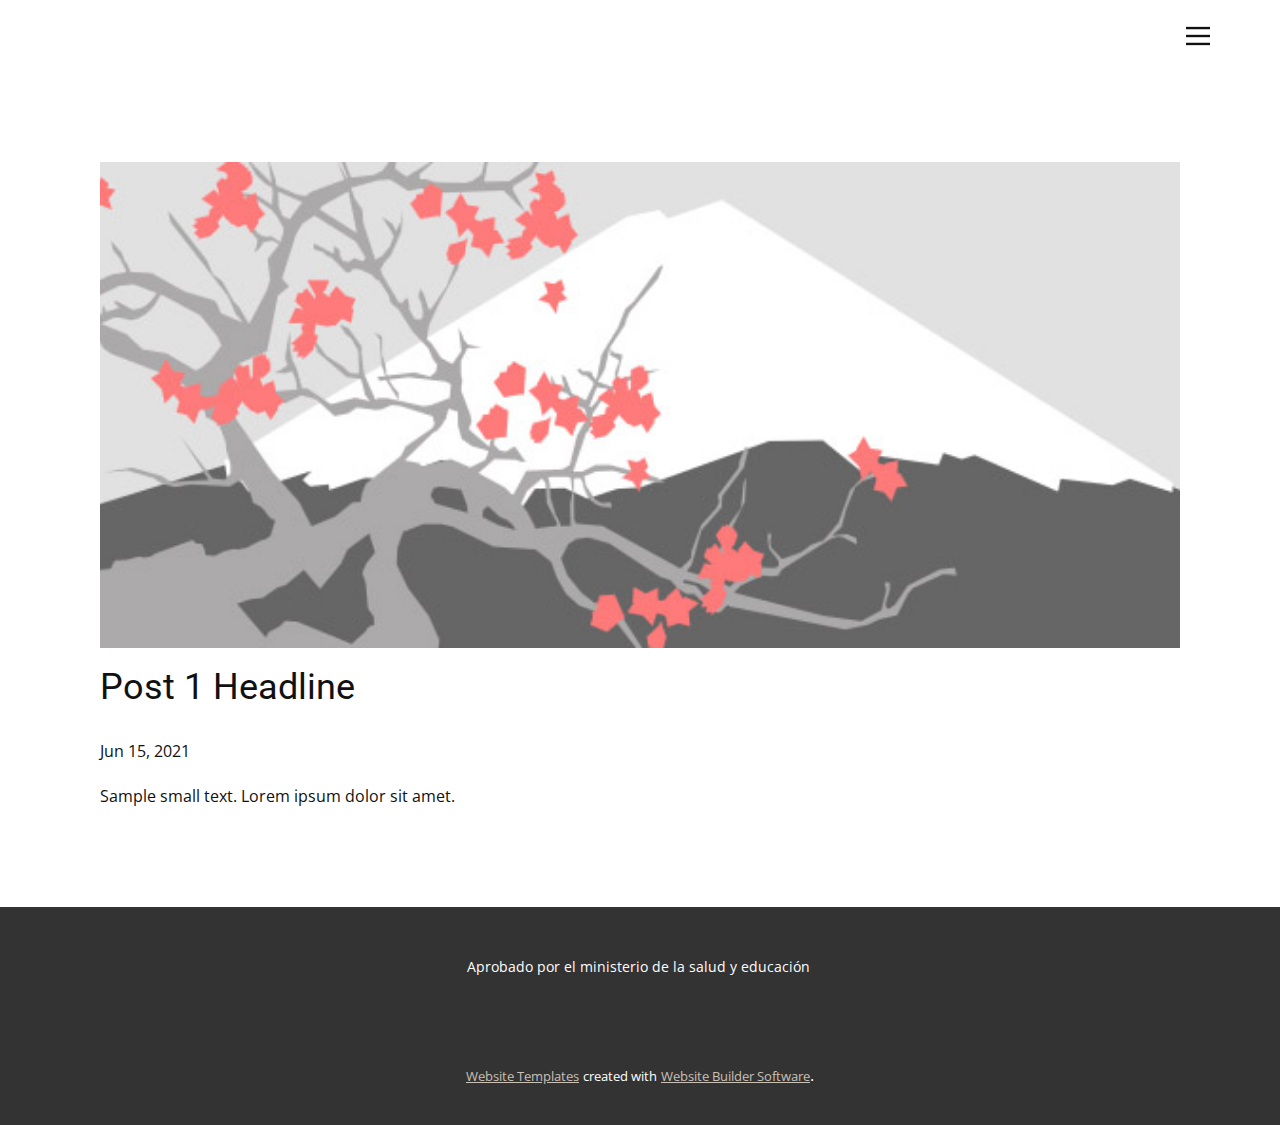
<file: blog/post.html>
<!doctype html>
<html style="font-size: 16px;"><head>
    <meta name="viewport" content="width=device-width, initial-scale=1.0">
    <meta charset="utf-8">
    <meta name="keywords" content="Post 1 Headline">
    <meta name="description" content="">
    <meta name="page_type" content="np-template-header-footer-from-plugin">
    <title>Post 1 Headline</title>
    <link rel="stylesheet" href="../nicepage.css" media="screen">
<link rel="stylesheet" href="../Post-Template.css" media="screen">
    <script class="u-script" type="text/javascript" src="../jquery.js" defer=""></script>
    <script class="u-script" type="text/javascript" src="../nicepage.js" defer=""></script>
    <meta name="generator" content="Nicepage 3.17.5, nicepage.com">
    <link id="u-theme-google-font" rel="stylesheet" href="https://fonts.googleapis.com/css?family=Roboto:100,100i,300,300i,400,400i,500,500i,700,700i,900,900i|Open+Sans:300,300i,400,400i,600,600i,700,700i,800,800i">
    
    
    <script type="application/ld+json">{
		"@context": "http://schema.org",
		"@type": "Organization",
		"name": "alcohol en gel"
}</script>
    <meta property="og:title" content="Post Template">
    <meta property="og:type" content="website">
    <meta name="theme-color" content="#c9c0b6">
  </head>
  <body class="u-body"><header class="u-align-right u-clearfix u-header u-header" id="sec-b9c8"><div class="u-clearfix u-sheet u-sheet-1">
        <nav class="u-align-left u-menu u-menu-dropdown u-offcanvas u-menu-1" data-responsive-from="XL">
          <div class="menu-collapse">
            <a class="u-button-style u-nav-link" href="#" style="padding: 4px 0px; font-size: calc(1em + 8px);">
              <svg class="u-svg-link" preserveAspectRatio="xMidYMin slice" viewBox="0 0 302 302" style=""><use xmlns:xlink="http://www.w3.org/1999/xlink" xlink:href="#svg-5c50"></use></svg>
              <svg xmlns="http://www.w3.org/2000/svg" xmlns:xlink="http://www.w3.org/1999/xlink" version="1.1" id="svg-5c50" x="0px" y="0px" viewBox="0 0 302 302" style="enable-background:new 0 0 302 302;" xml:space="preserve" class="u-svg-content"><g><rect y="36" width="302" height="30"></rect><rect y="236" width="302" height="30"></rect><rect y="136" width="302" height="30"></rect>
</g><g></g><g></g><g></g><g></g><g></g><g></g><g></g><g></g><g></g><g></g><g></g><g></g><g></g><g></g><g></g></svg>
            </a>
          </div>
          <div class="u-custom-menu u-nav-container">
            <ul class="u-nav u-unstyled u-nav-1"><li class="u-nav-item"><a class="u-button-style u-nav-link u-text-active-palette-1-base u-text-hover-palette-2-base" href="../Home.html" style="padding: 10px 20px;">Home</a>
</li><li class="u-nav-item"><a class="u-button-style u-nav-link u-text-active-palette-1-base u-text-hover-palette-2-base" href="../About.html" style="padding: 10px 20px;">About</a>
</li><li class="u-nav-item"><a class="u-button-style u-nav-link u-text-active-palette-1-base u-text-hover-palette-2-base" href="../Contact.html" style="padding: 10px 20px;">Contact</a>
</li><li class="u-nav-item"><a class="u-button-style u-nav-link u-text-active-palette-1-base u-text-hover-palette-2-base" href="../Home.html" style="padding: 10px 20px;">Home</a>
</li></ul>
          </div>
          <div class="u-custom-menu u-nav-container-collapse">
            <div class="u-align-center u-black u-container-style u-inner-container-layout u-opacity u-opacity-95 u-sidenav">
              <div class="u-sidenav-overflow">
                <div class="u-menu-close"></div>
                <ul class="u-align-center u-nav u-popupmenu-items u-unstyled u-nav-2"><li class="u-nav-item"><a class="u-button-style u-nav-link" href="../Home.html">Home</a>
</li><li class="u-nav-item"><a class="u-button-style u-nav-link" href="../About.html">About</a>
</li><li class="u-nav-item"><a class="u-button-style u-nav-link" href="../Contact.html">Contact</a>
</li></ul>
              </div>
            </div>
            <div class="u-black u-menu-overlay u-opacity u-opacity-70"></div>
          </div>
        </nav>
      </div></header>
    <section class="u-align-center u-clearfix u-section-1" id="sec-034f">
      <div class="u-clearfix u-sheet u-valign-middle-md u-valign-middle-sm u-valign-middle-xs u-sheet-1"><!--post_details--><!--post_details_options_json--><!--{"source":""}--><!--/post_details_options_json--><!--blog_post-->
        <div class="u-container-style u-expanded-width u-post-details u-post-details-1">
          <div class="u-container-layout u-valign-middle u-container-layout-1"><!--blog_post_image-->
            <img alt="" class="u-blog-control u-expanded-width u-image u-image-default u-image-1" src="[data-uri]"><!--/blog_post_image--><!--blog_post_header-->
            <h2 class="u-blog-control u-text u-text-1">Post 1 Headline</h2><!--/blog_post_header--><!--blog_post_metadata-->
            <div class="u-blog-control u-metadata u-metadata-1"><!--blog_post_metadata_date-->
              <span class="u-meta-date u-meta-icon">Jun 15, 2021</span><!--/blog_post_metadata_date--><!--blog_post_metadata_category-->
              <!--/blog_post_metadata_category--><!--blog_post_metadata_comments-->
              <!--/blog_post_metadata_comments-->
            </div><!--/blog_post_metadata--><!--blog_post_content-->
            <div class="u-align-justify u-blog-control u-post-content u-text u-text-2 fr-view">
  Sample small text. Lorem ipsum dolor sit amet.
  </div><!--/blog_post_content-->
          </div>
        </div><!--/blog_post--><!--/post_details-->
      </div>
    </section>
    
    
    <footer class="u-align-center u-clearfix u-footer u-grey-80 u-footer" id="sec-cc5c"><div class="u-clearfix u-sheet u-sheet-1">
        <p class="u-small-text u-text u-text-variant u-text-1">Aprobado por el ministerio de la salud y educación&nbsp;</p>
      </div></footer>
    <section class="u-backlink u-clearfix u-grey-80">
      <a class="u-link" href="https://nicepage.com/website-templates" target="_blank">
        <span>Website Templates</span>
      </a>
      <p class="u-text">
        <span>created with</span>
      </p>
      <a class="u-link" href="https://nicepage.com/" target="_blank">
        <span>Website Builder Software</span>
      </a>. 
    </section>
  
</body></html>
</file>
